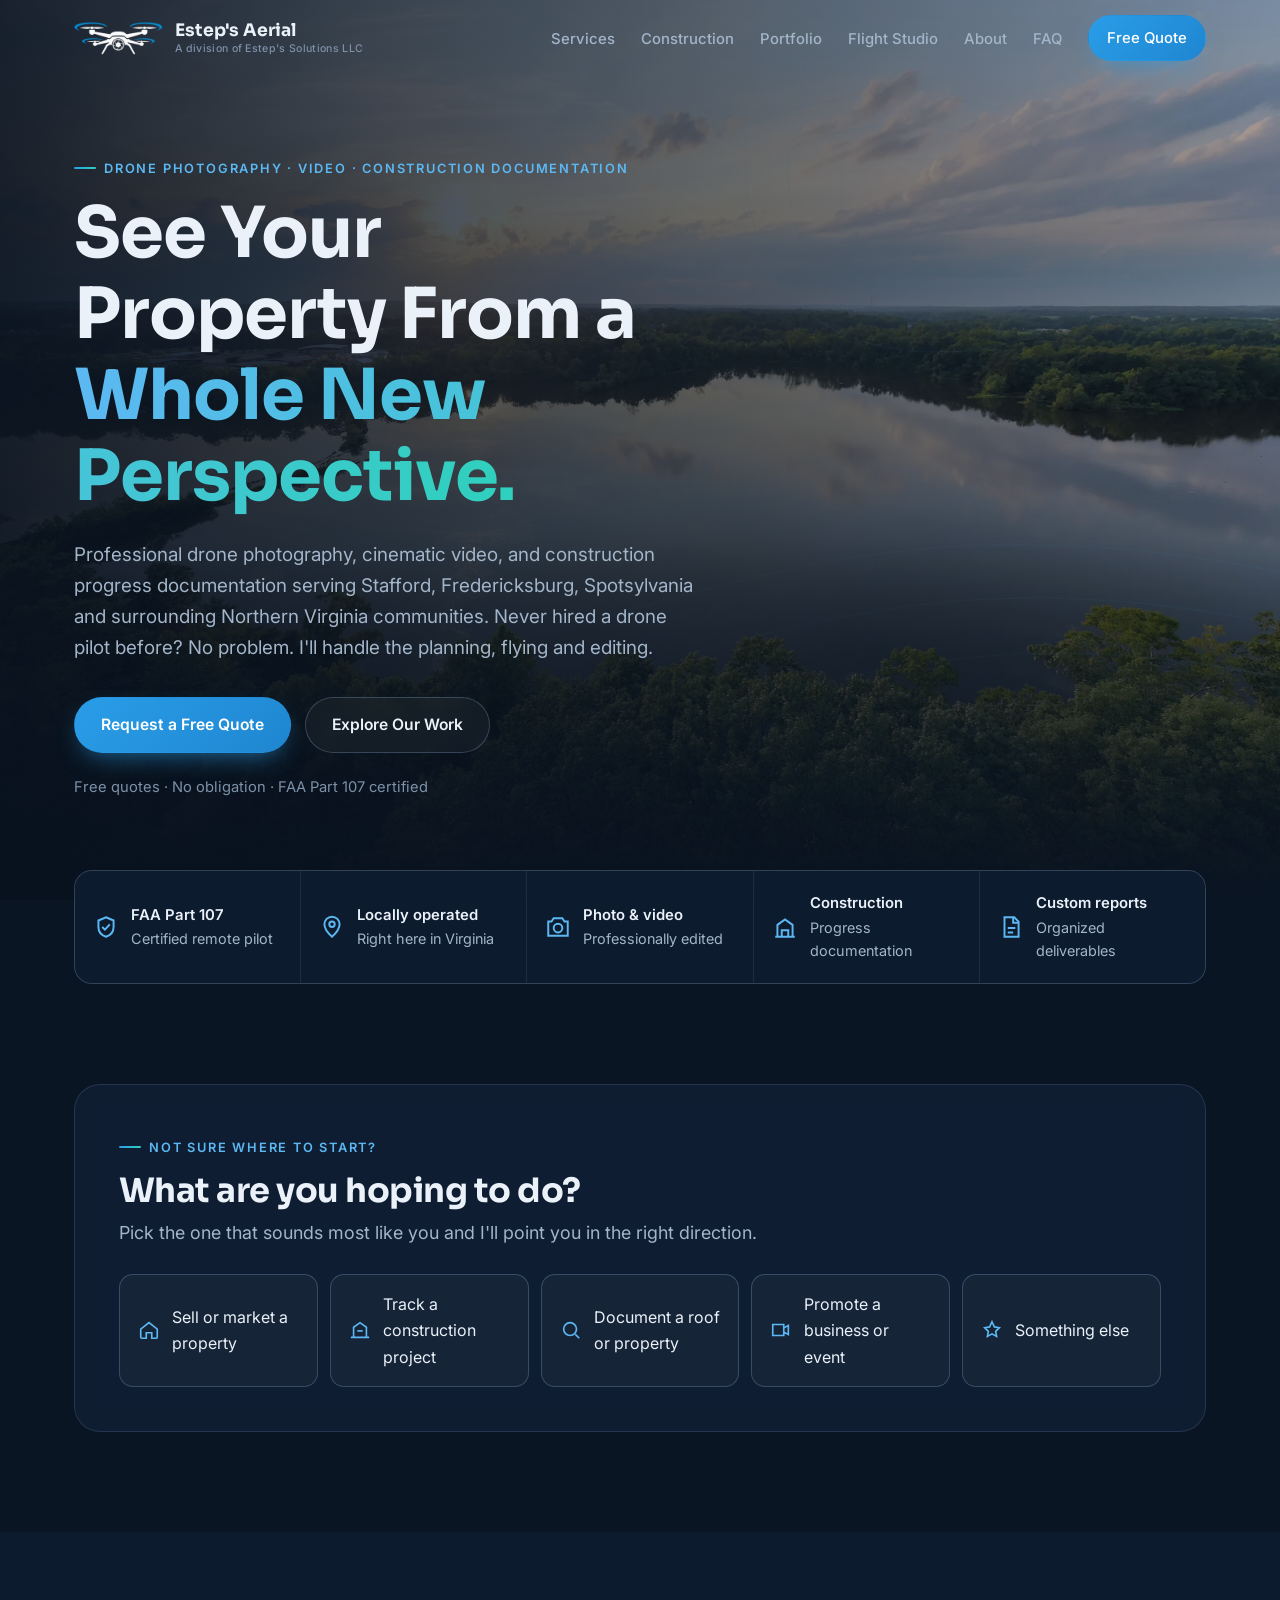
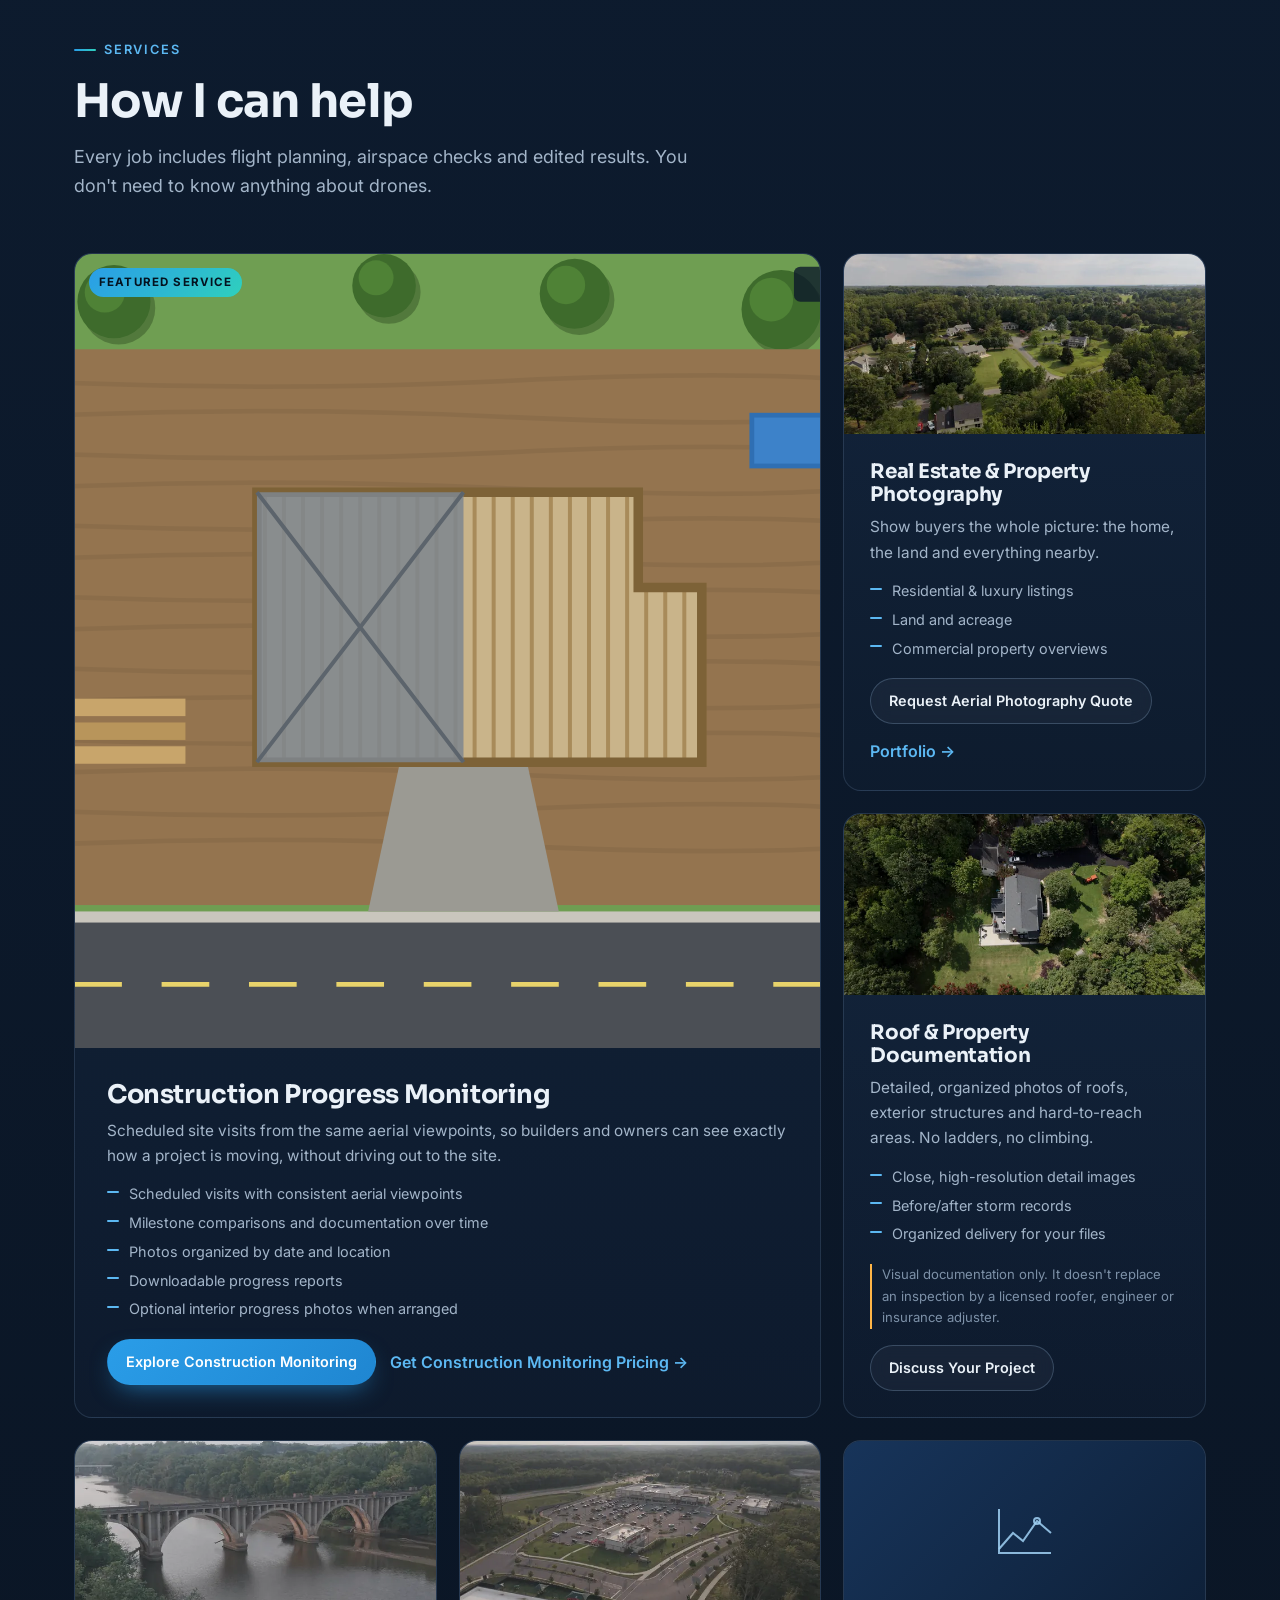
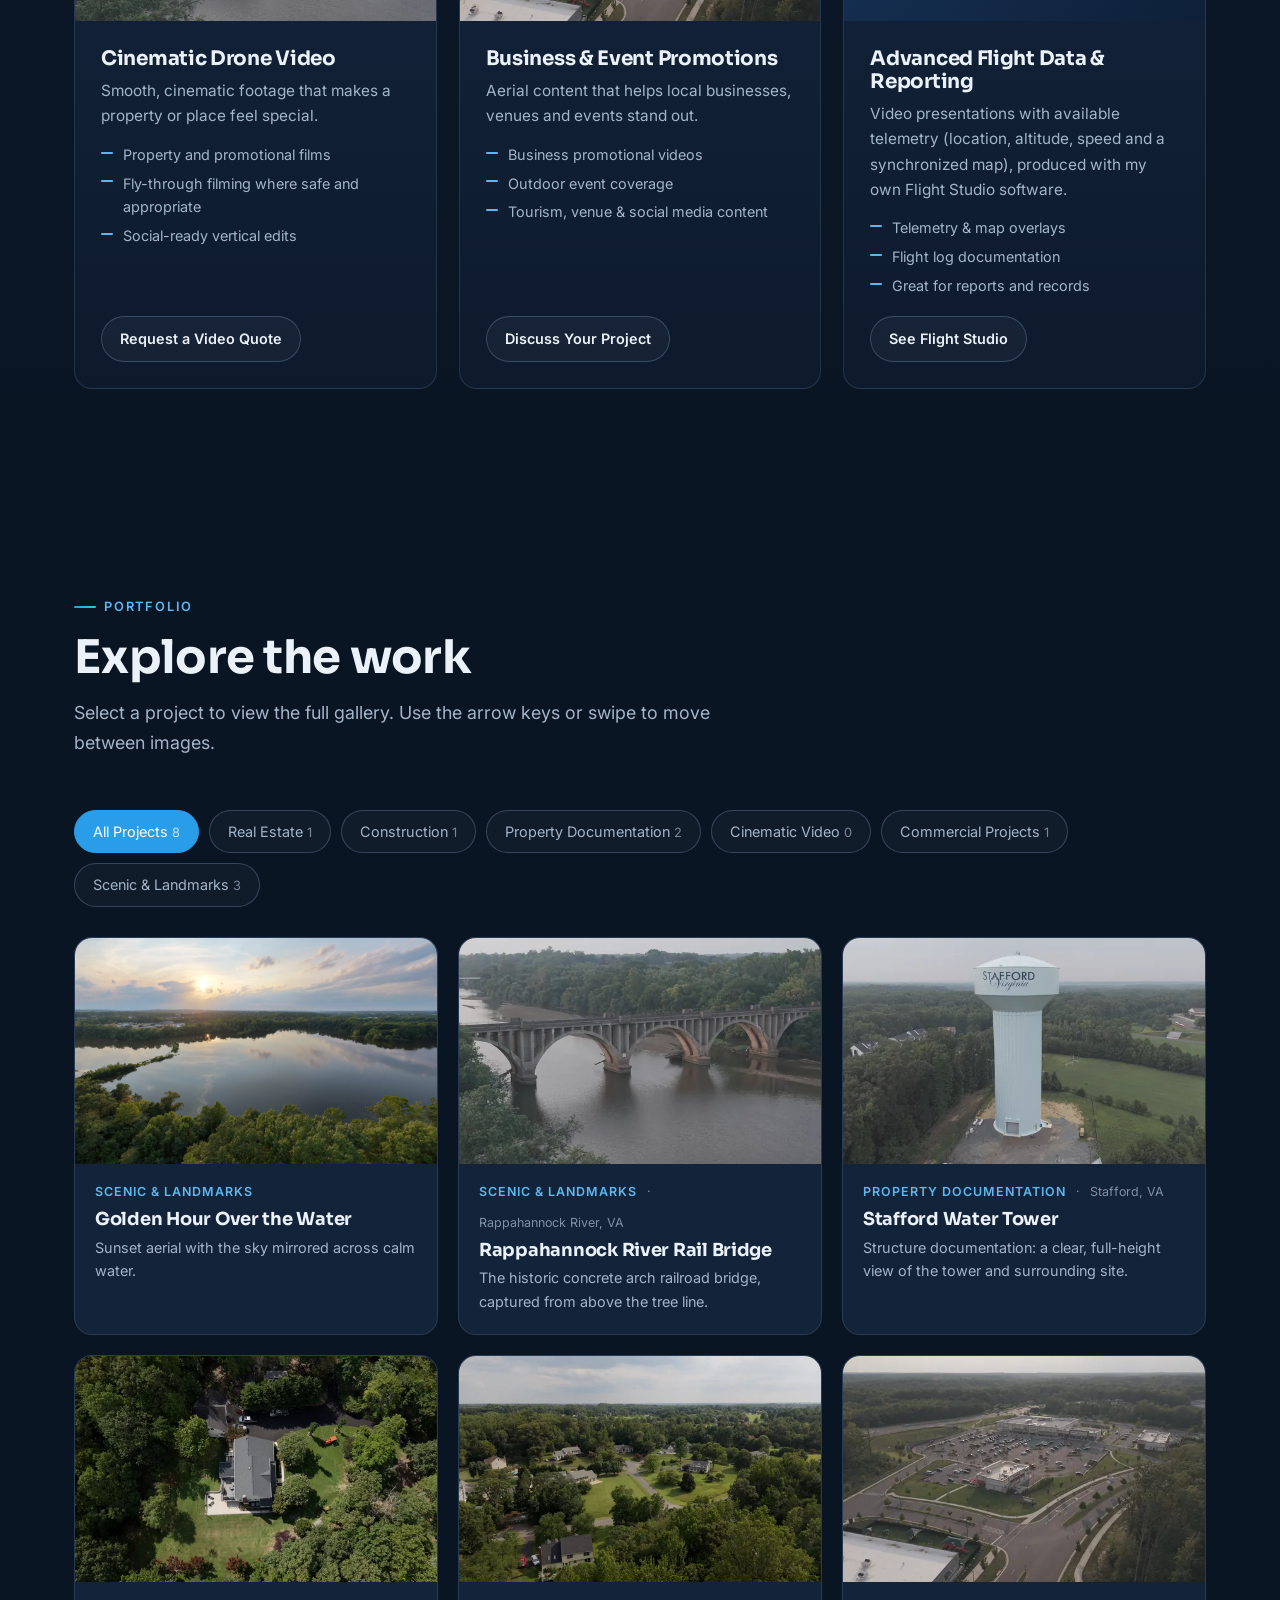
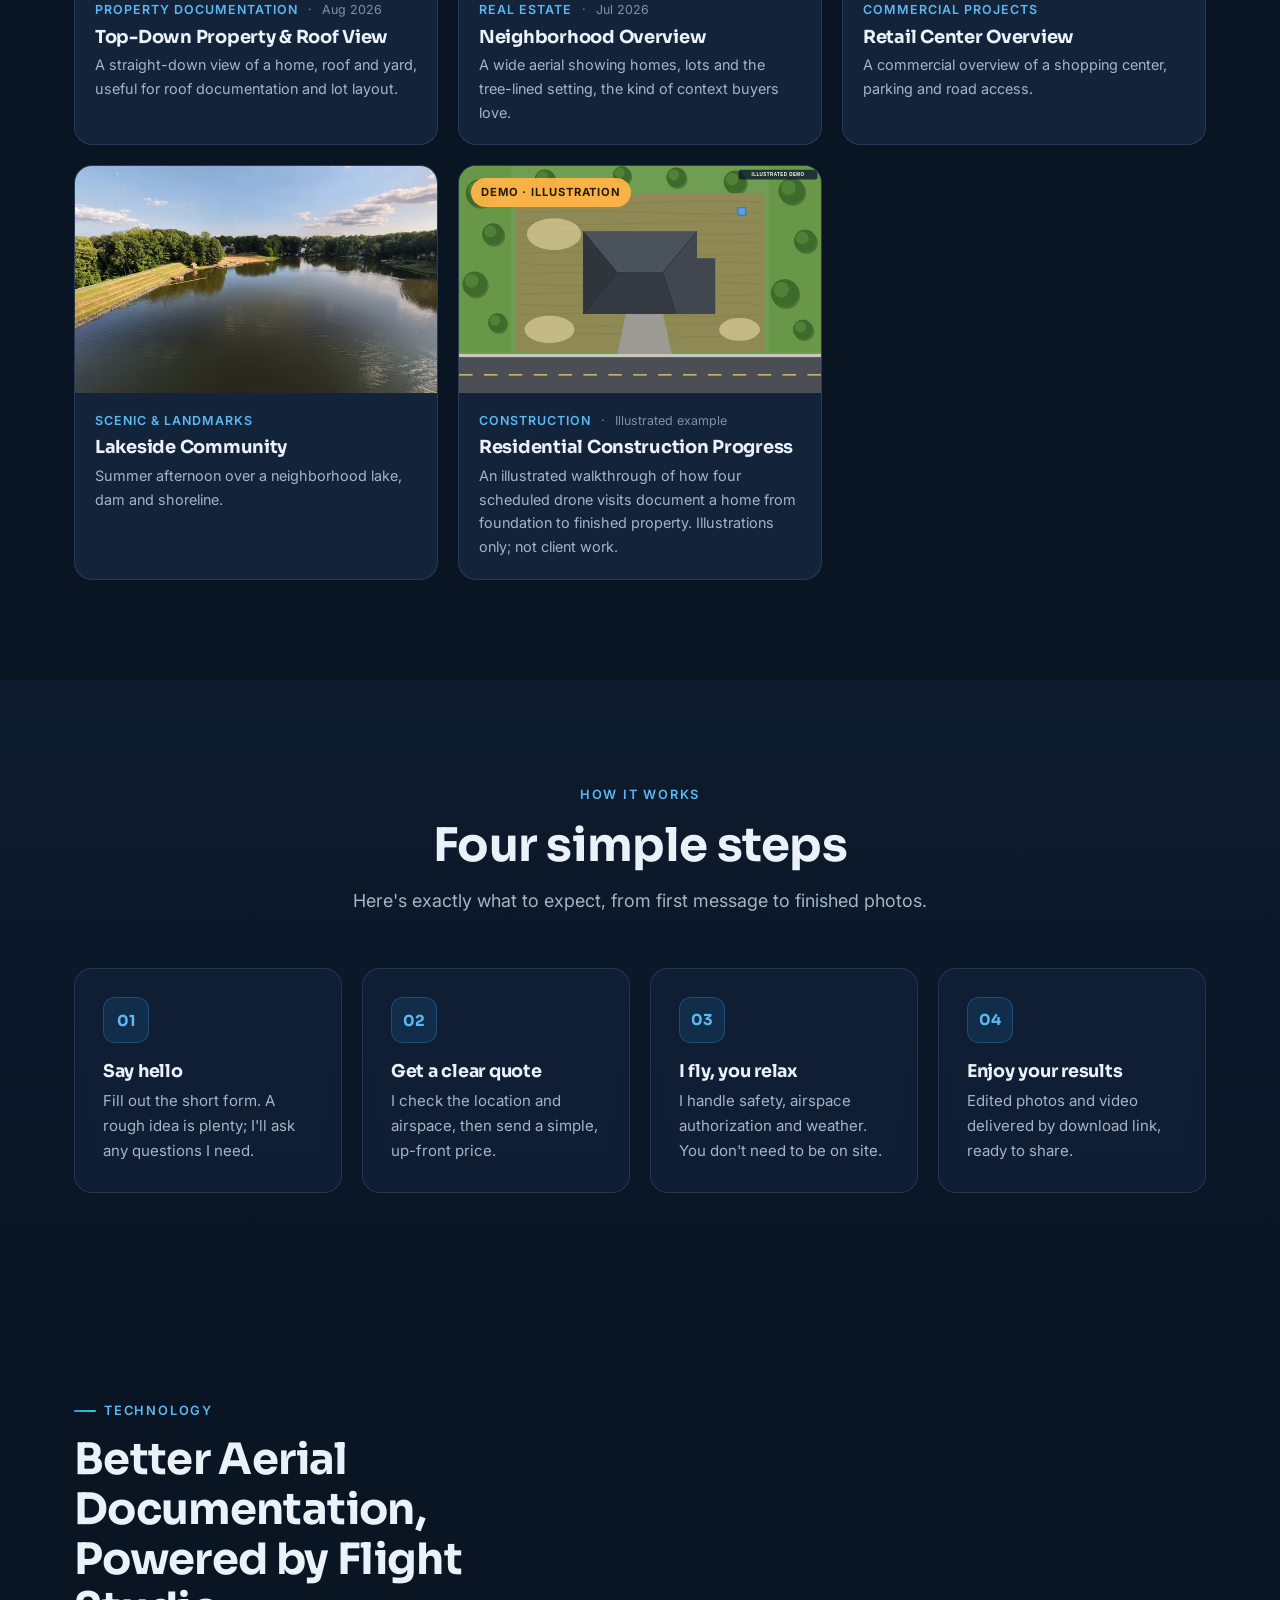
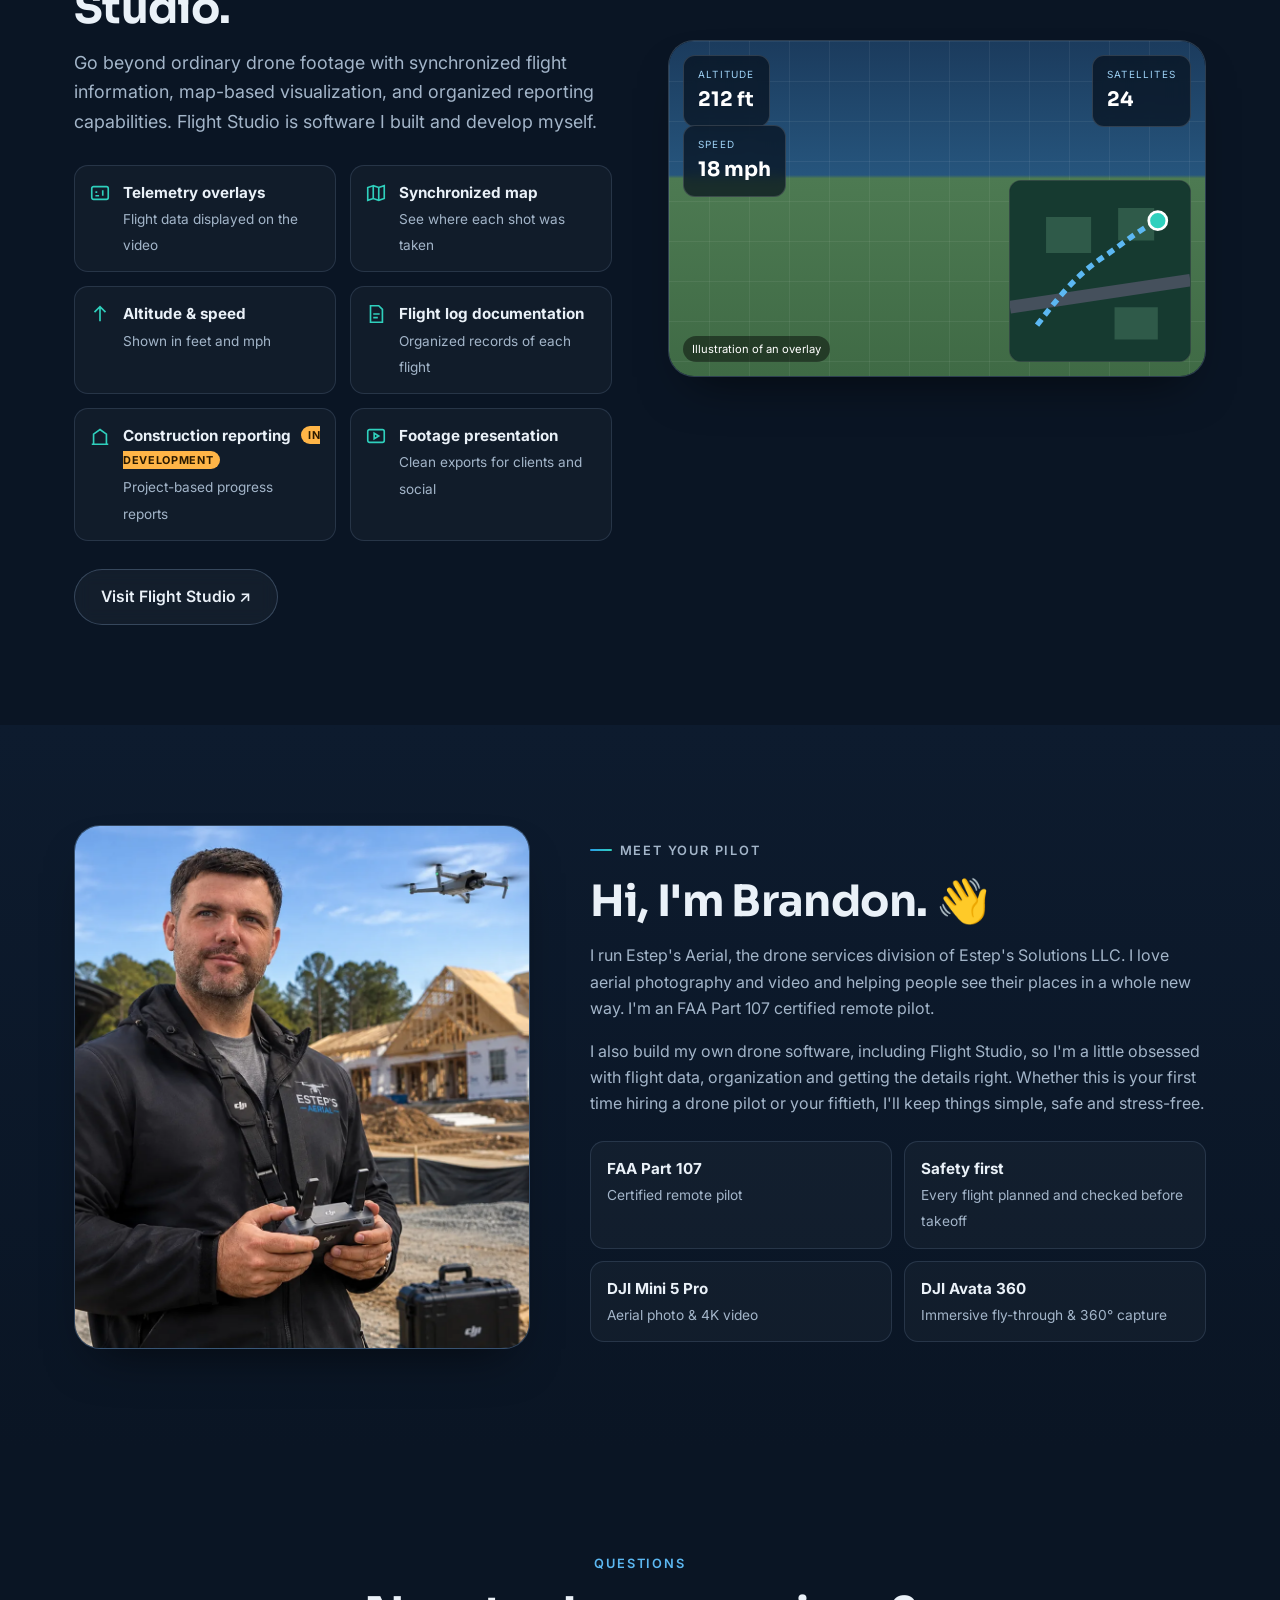
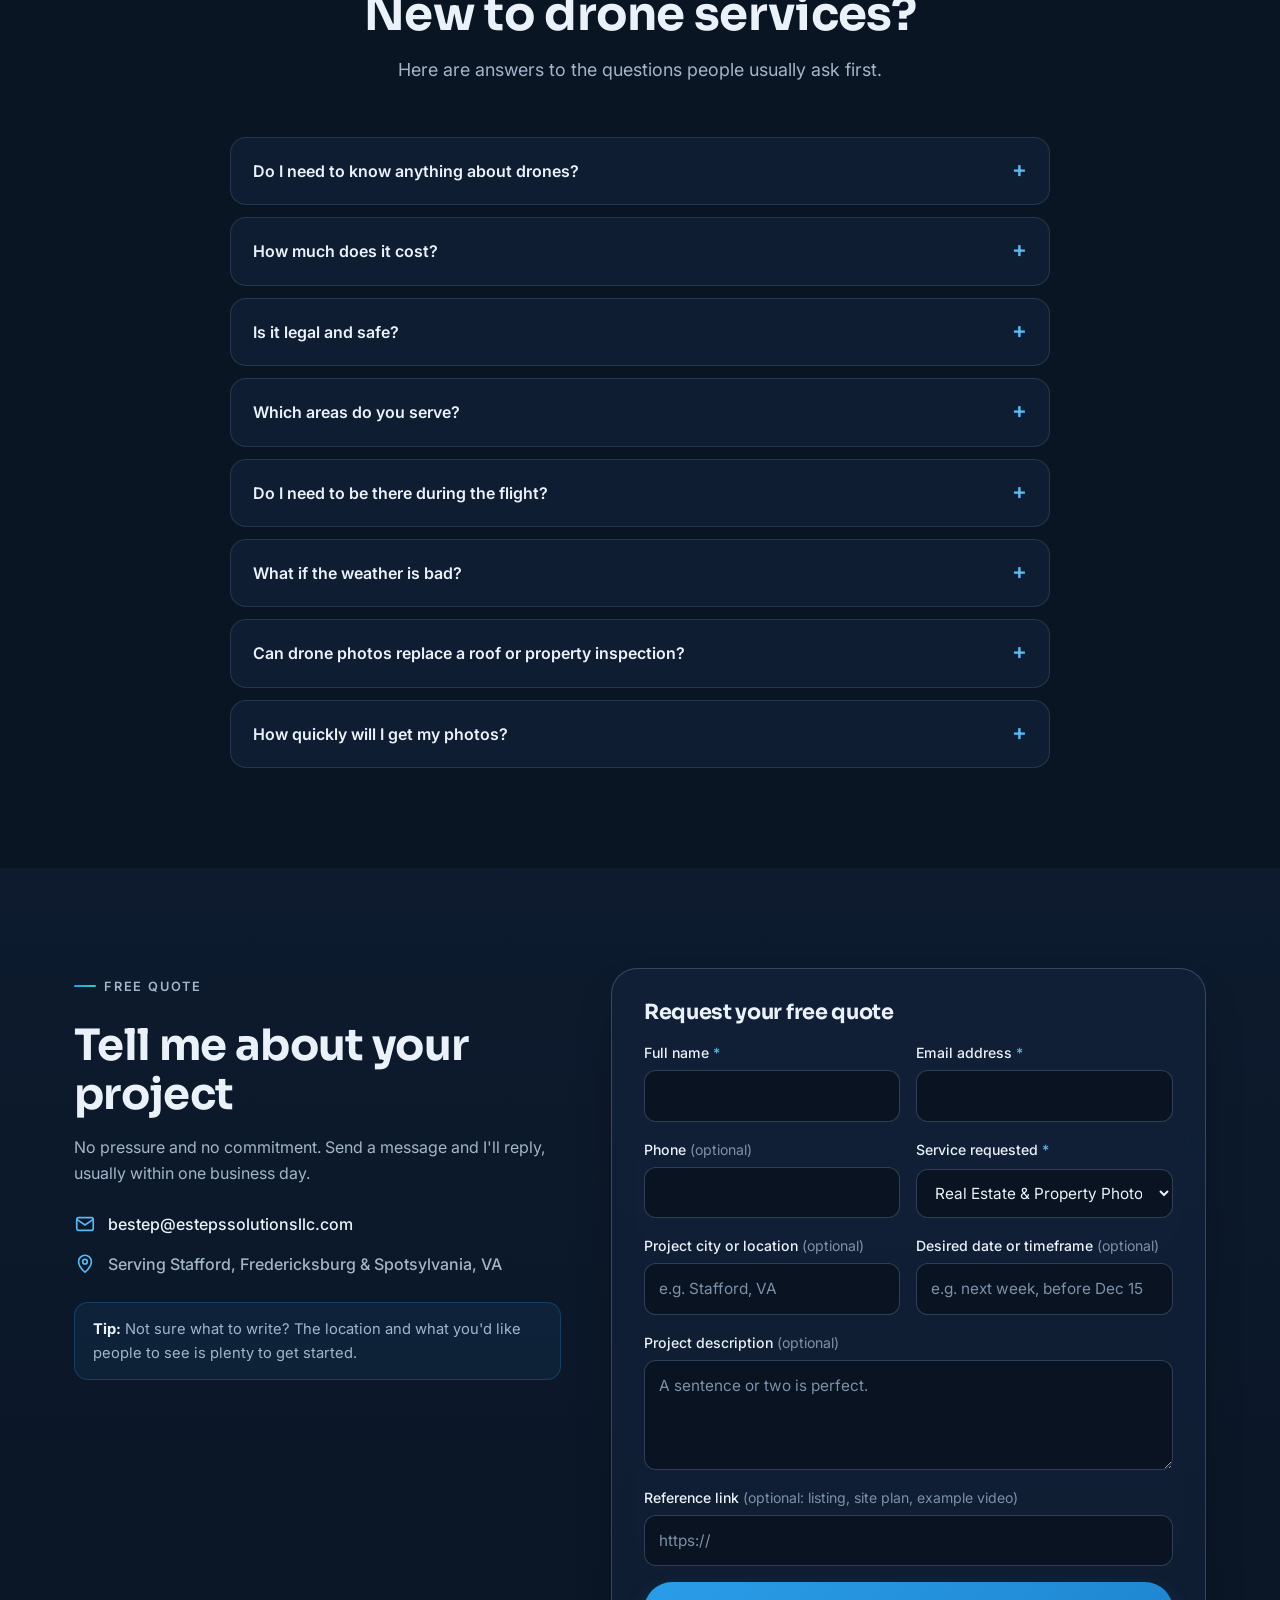
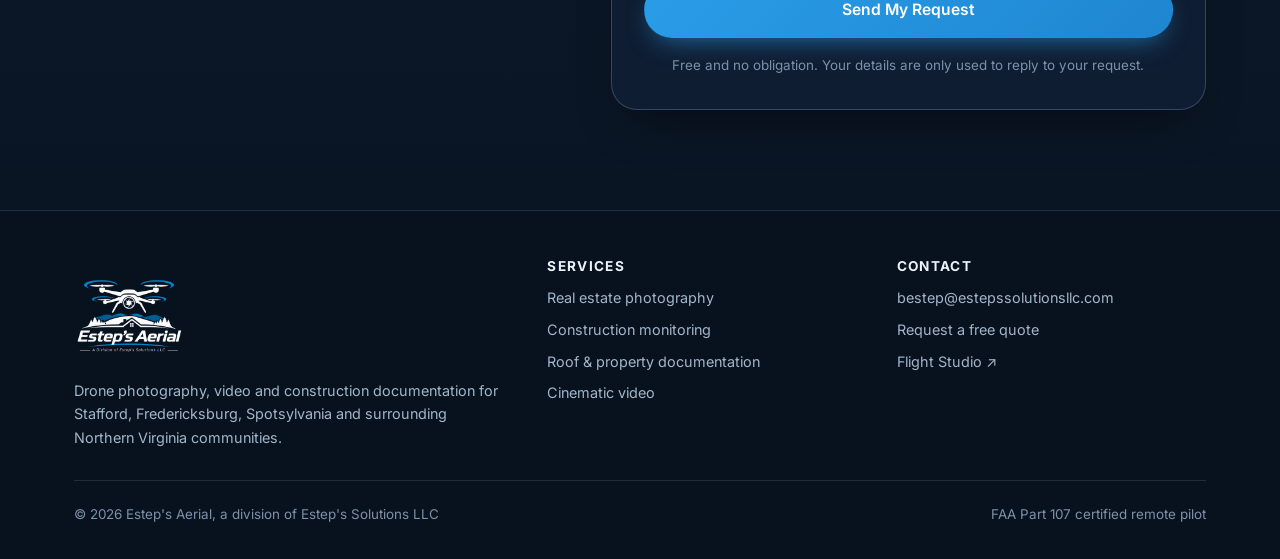
<file: index.html>
<!DOCTYPE html>
<html lang="en" class="no-js">
<head>
<meta charset="utf-8">
<meta name="viewport" content="width=device-width, initial-scale=1">
<title>Estep's Aerial | Drone Photography &amp; Construction Monitoring in Stafford, VA</title>
<meta name="description" content="FAA Part 107 certified drone photography, cinematic video and construction progress monitoring for Stafford, Fredericksburg, Spotsylvania and surrounding Northern Virginia communities. Free quotes.">
<link rel="canonical" href="https://aerial.estepssolutionsllc.com/">
<meta name="theme-color" content="#0a1524">
<meta property="og:type" content="website">
<meta property="og:site_name" content="Estep's Aerial">
<meta property="og:title" content="Estep's Aerial | Drone Photography &amp; Construction Monitoring">
<meta property="og:description" content="Aerial photography, cinematic video and construction progress documentation in Stafford, Fredericksburg and Spotsylvania, VA.">
<meta property="og:url" content="https://aerial.estepssolutionsllc.com/">
<meta property="og:image" content="https://aerial.estepssolutionsllc.com/assets/img/og-image.jpg">
<meta property="og:image:width" content="1200">
<meta property="og:image:height" content="630">
<meta name="twitter:card" content="summary_large_image">
<link rel="icon" href="assets/img/favicon.png" type="image/png">
<link rel="apple-touch-icon" href="assets/img/apple-touch-icon.png">
<link rel="preconnect" href="https://fonts.googleapis.com">
<link rel="preconnect" href="https://fonts.gstatic.com" crossorigin>
<link href="https://fonts.googleapis.com/css2?family=Inter:wght@400;500;600;700&family=Sora:wght@600;700&display=swap" rel="stylesheet">
<link rel="preload" as="image" href="assets/projects/golden-hour-water/photo-01-1920.webp" type="image/webp" fetchpriority="high">
<link rel="stylesheet" href="assets/css/site.css">
<script type="application/ld+json">
{
  "@context": "https://schema.org",
  "@type": "ProfessionalService",
  "@id": "https://aerial.estepssolutionsllc.com/#business",
  "name": "Estep's Aerial",
  "description": "Drone photography, cinematic aerial video, roof and property documentation, and construction progress monitoring.",
  "url": "https://aerial.estepssolutionsllc.com/",
  "email": "bestep@estepssolutionsllc.com",
  "logo": "https://aerial.estepssolutionsllc.com/assets/img/logo.png",
  "image": "https://aerial.estepssolutionsllc.com/assets/img/og-image.jpg",
  "parentOrganization": { "@type": "Organization", "name": "Estep's Solutions LLC", "url": "https://estepssolutionsllc.com/" },
  "areaServed": [
    { "@type": "City", "name": "Stafford", "containedInPlace": { "@type": "State", "name": "Virginia" } },
    { "@type": "City", "name": "Fredericksburg", "containedInPlace": { "@type": "State", "name": "Virginia" } },
    { "@type": "AdministrativeArea", "name": "Spotsylvania County, Virginia" },
    { "@type": "AdministrativeArea", "name": "Northern Virginia" }
  ],
  "knowsAbout": ["Drone photography", "Aerial videography", "Real estate aerial photography", "Construction progress monitoring", "Roof documentation"],
  "hasOfferCatalog": {
    "@type": "OfferCatalog",
    "name": "Drone services",
    "itemListElement": [
      { "@type": "Offer", "itemOffered": { "@type": "Service", "name": "Real estate & property drone photography" } },
      { "@type": "Offer", "itemOffered": { "@type": "Service", "name": "Construction progress monitoring", "url": "https://aerial.estepssolutionsllc.com/construction-monitoring/" } },
      { "@type": "Offer", "itemOffered": { "@type": "Service", "name": "Roof & property documentation" } },
      { "@type": "Offer", "itemOffered": { "@type": "Service", "name": "Cinematic drone video" } },
      { "@type": "Offer", "itemOffered": { "@type": "Service", "name": "Business & event aerial promotion" } }
    ]
  }
}
</script>
</head>
<body data-base="">
<a class="skip" href="#main">Skip to content</a>

<header class="site-header">
  <nav class="wrap nav" aria-label="Main">
    <a href="./" class="brand" aria-label="Estep's Aerial home">
      <img src="assets/img/logo-mark-light.png" alt="" width="220" height="84">
      <span>Estep's Aerial<small>A division of Estep's Solutions LLC</small></span>
    </a>
    <button class="menu-btn" type="button" aria-label="Menu" aria-expanded="false" aria-controls="nav-links">&#9776;</button>
    <ul class="nav-links" id="nav-links">
      <li><a href="#services">Services</a></li>
      <li><a href="construction-monitoring/">Construction</a></li>
      <li><a href="#work">Portfolio</a></li>
      <li><a href="#flight-studio">Flight Studio</a></li>
      <li><a href="#about">About</a></li>
      <li><a href="#faq">FAQ</a></li>
      <li><a href="#quote" class="btn btn-primary btn-sm">Free Quote</a></li>
    </ul>
  </nav>
</header>

<main id="main">

<section class="hero" aria-labelledby="hero-title">
  <div class="hero-media" id="hero-media"></div>
  <svg class="hero-topo" viewBox="0 0 1200 800" preserveAspectRatio="xMidYMid slice" aria-hidden="true"><g fill="none" stroke="#5cb8f2" stroke-opacity=".25" stroke-width="1.2">
    <path d="M-20 620 C180 560 320 640 520 590 S880 470 1220 540"/><path d="M-20 660 C200 600 330 690 540 640 S900 520 1220 590"/><path d="M-20 700 C220 650 360 730 560 690 S920 570 1220 640"/>
    <path d="M700 120 C820 60 980 90 1040 170 S1000 330 880 330 S690 260 700 120Z"/><path d="M740 140 C840 95 960 120 1005 180 S970 300 880 300 S730 240 740 140Z"/><path d="M790 165 C860 135 930 150 960 190 S940 265 880 268 S780 225 790 165Z"/>
  </g></svg>
  <div class="hero-shade"></div>
  <div class="wrap hero-grid">
    <div>
      <p class="eyebrow">Drone photography · Video · Construction documentation</p>
      <h1 id="hero-title">See Your Property From a <em>Whole New Perspective.</em></h1>
      <p class="lead">Professional drone photography, cinematic video, and construction progress documentation serving <span data-config="serviceAreaLong">Stafford, Fredericksburg, Spotsylvania and surrounding Northern Virginia communities</span>. Never hired a drone pilot before? No problem. I'll handle the planning, flying and editing.</p>
      <div class="hero-ctas">
        <a href="#quote" class="btn btn-primary">Request a Free Quote</a>
        <a href="#work" class="btn btn-ghost">Explore Our Work</a>
      </div>
      <p class="hero-note">Free quotes · No obligation · FAA Part 107 certified</p>
    </div>
    <div class="hero-art" aria-hidden="true">
      <div class="halo"></div>
      <picture><source srcset="assets/img/logo-light.webp" type="image/webp"><img src="assets/img/logo-light.png" alt="" width="720" height="720" fetchpriority="high"></picture>
    </div>
  </div>
</section>

<section class="trust" aria-label="Why choose Estep's Aerial">
  <div class="wrap">
    <div class="trust-inner">
      <div class="trust-item"><svg viewBox="0 0 24 24" fill="none" stroke="currentColor" stroke-width="1.8" aria-hidden="true"><path d="M12 3l7 3v6c0 4.4-3 7.7-7 9-4-1.3-7-4.6-7-9V6z"/><path d="M8.5 12l2.5 2.5 4.5-5"/></svg><div><b>FAA Part 107</b>Certified remote pilot</div></div>
      <div class="trust-item"><svg viewBox="0 0 24 24" fill="none" stroke="currentColor" stroke-width="1.8" aria-hidden="true"><path d="M12 21s-7-6.2-7-11.5A7 7 0 0119 9.5C19 14.8 12 21 12 21z"/><circle cx="12" cy="9.5" r="2.5"/></svg><div><b>Locally operated</b>Right here in Virginia</div></div>
      <div class="trust-item"><svg viewBox="0 0 24 24" fill="none" stroke="currentColor" stroke-width="1.8" aria-hidden="true"><path d="M3 7h3l2-3h8l2 3h3v13H3z"/><circle cx="12" cy="13" r="4"/></svg><div><b>Photo &amp; video</b>Professionally edited</div></div>
      <div class="trust-item"><svg viewBox="0 0 24 24" fill="none" stroke="currentColor" stroke-width="1.8" aria-hidden="true"><path d="M3 21h18M5 21V10l7-5 7 5v11"/><path d="M9 21v-6h6v6"/></svg><div><b>Construction</b>Progress documentation</div></div>
      <div class="trust-item"><svg viewBox="0 0 24 24" fill="none" stroke="currentColor" stroke-width="1.8" aria-hidden="true"><path d="M6 3h9l4 4v14H6z"/><path d="M14 3v5h5M9 13h7M9 17h5"/></svg><div><b>Custom reports</b>Organized deliverables</div></div>
    </div>
  </div>
</section>

<section id="start" aria-labelledby="start-title">
  <div class="wrap">
    <div class="helper-box reveal">
      <p class="eyebrow">Not sure where to start?</p>
      <h2 id="start-title">What are you hoping to do?</h2>
      <p class="lead">Pick the one that sounds most like you and I'll point you in the right direction.</p>
      <div class="choices">
        <button class="choice" type="button" data-k="sell" aria-pressed="false"><svg viewBox="0 0 24 24" fill="none" stroke="currentColor" stroke-width="1.8" aria-hidden="true"><path d="M3 11l9-7 9 7v9a1 1 0 01-1 1h-5v-6H9v6H4a1 1 0 01-1-1z"/></svg>Sell or market a property</button>
        <button class="choice" type="button" data-k="build" aria-pressed="false"><svg viewBox="0 0 24 24" fill="none" stroke="currentColor" stroke-width="1.8" aria-hidden="true"><path d="M2 20h20M5 20V9l7-5 7 5v11"/><path d="M9 13h6"/></svg>Track a construction project</button>
        <button class="choice" type="button" data-k="roof" aria-pressed="false"><svg viewBox="0 0 24 24" fill="none" stroke="currentColor" stroke-width="1.8" aria-hidden="true"><circle cx="11" cy="11" r="7"/><path d="M21 21l-4.3-4.3"/></svg>Document a roof or property</button>
        <button class="choice" type="button" data-k="promo" aria-pressed="false"><svg viewBox="0 0 24 24" fill="none" stroke="currentColor" stroke-width="1.8" aria-hidden="true"><path d="M15 10l5-3v10l-5-3M3 6h12v12H3z"/></svg>Promote a business or event</button>
        <button class="choice" type="button" data-k="other" aria-pressed="false"><svg viewBox="0 0 24 24" fill="none" stroke="currentColor" stroke-width="1.8" aria-hidden="true"><path d="M12 3l2.6 5.6L20 9.5l-4 4 1 5.5-5-2.8-5 2.8 1-5.5-4-4 5.4-.9z"/></svg>Something else</button>
      </div>
      <div class="answer" id="answer" hidden aria-live="polite">
        <h3></h3><p></p>
        <div class="row-btns">
          <a href="#quote" class="btn btn-primary btn-sm" data-answer-quote data-service="other">Get a quote for this</a>
          <a href="construction-monitoring/" class="btn btn-ghost btn-sm" data-answer-more hidden>Explore Construction Monitoring</a>
        </div>
      </div>
    </div>
  </div>
</section>

<section id="services" class="alt" aria-labelledby="services-title">
  <div class="wrap">
    <div class="section-head reveal">
      <p class="eyebrow">Services</p>
      <h2 id="services-title">How I can help</h2>
      <p class="lead">Every job includes flight planning, airspace checks and edited results. You don't need to know anything about drones.</p>
    </div>
    <div class="svc-grid">

      <article class="svc featured reveal">
        <div class="svc-visual">
          <img src="assets/projects/construction-demo/visit-2.svg" alt="Illustration of a home being framed, seen from above" loading="lazy" width="1600" height="1000">
          <span class="tag feat">Featured service</span>
        </div>
        <div class="svc-body">
          <h3>Construction Progress Monitoring</h3>
          <p>Scheduled site visits from the same aerial viewpoints, so builders and owners can see exactly how a project is moving, without driving out to the site.</p>
          <ul>
            <li>Scheduled visits with consistent aerial viewpoints</li>
            <li>Milestone comparisons and documentation over time</li>
            <li>Photos organized by date and location</li>
            <li>Downloadable progress reports</li>
            <li>Optional interior progress photos when arranged</li>
          </ul>
          <div class="svc-actions">
            <a href="construction-monitoring/" class="btn btn-primary btn-sm">Explore Construction Monitoring</a>
            <a href="#quote" class="link-arrow" data-service="construction">Get Construction Monitoring Pricing &rarr;</a>
          </div>
        </div>
      </article>

      <article class="svc reveal">
        <div class="svc-visual"><img src="assets/projects/neighborhood-overview/photo-01-1280.webp" srcset="assets/projects/neighborhood-overview/photo-01-640.webp 640w, assets/projects/neighborhood-overview/photo-01-1280.webp 1280w" sizes="(max-width: 700px) 100vw, 33vw" alt="Aerial of a wooded residential neighborhood" loading="lazy" decoding="async" width="1280" height="720"></div>
        <div class="svc-body">
          <h3>Real Estate &amp; Property Photography</h3>
          <p>Show buyers the whole picture: the home, the land and everything nearby.</p>
          <ul><li>Residential &amp; luxury listings</li><li>Land and acreage</li><li>Commercial property overviews</li></ul>
          <div class="svc-actions"><a href="#quote" class="btn btn-ghost btn-sm" data-service="real-estate">Request Aerial Photography Quote</a><a href="#work" class="link-arrow">Portfolio &rarr;</a></div>
        </div>
      </article>

      <article class="svc reveal">
        <div class="svc-visual"><img src="assets/projects/top-down-property/photo-01-1280.webp" srcset="assets/projects/top-down-property/photo-01-640.webp 640w, assets/projects/top-down-property/photo-01-1280.webp 1280w" sizes="(max-width: 700px) 100vw, 33vw" alt="Top-down aerial of a home and roof" loading="lazy" decoding="async" width="1280" height="720"></div>
        <div class="svc-body">
          <h3>Roof &amp; Property Documentation</h3>
          <p>Detailed, organized photos of roofs, exterior structures and hard-to-reach areas. No ladders, no climbing.</p>
          <ul><li>Close, high-resolution detail images</li><li>Before/after storm records</li><li>Organized delivery for your files</li></ul>
          <p class="note">Visual documentation only. It doesn't replace an inspection by a licensed roofer, engineer or insurance adjuster.</p>
          <div class="svc-actions"><a href="#quote" class="btn btn-ghost btn-sm" data-service="documentation">Discuss Your Project</a></div>
        </div>
      </article>

      <article class="svc reveal">
        <div class="svc-visual"><img src="assets/projects/rappahannock-rail-bridge/photo-01-1280.webp" srcset="assets/projects/rappahannock-rail-bridge/photo-01-640.webp 640w, assets/projects/rappahannock-rail-bridge/photo-01-1280.webp 1280w" sizes="(max-width: 700px) 100vw, 33vw" alt="Aerial of an arch bridge over the Rappahannock River" loading="lazy" decoding="async" width="1280" height="720"></div>
        <div class="svc-body">
          <h3>Cinematic Drone Video</h3>
          <p>Smooth, cinematic footage that makes a property or place feel special.</p>
          <ul><li>Property and promotional films</li><li>Fly-through filming where safe and appropriate</li><li>Social-ready vertical edits</li></ul>
          <div class="svc-actions"><a href="#quote" class="btn btn-ghost btn-sm" data-service="video">Request a Video Quote</a></div>
        </div>
      </article>

      <article class="svc reveal">
        <div class="svc-visual"><img src="assets/projects/retail-center-overview/photo-01-1280.webp" srcset="assets/projects/retail-center-overview/photo-01-640.webp 640w, assets/projects/retail-center-overview/photo-01-1280.webp 1280w" sizes="(max-width: 700px) 100vw, 33vw" alt="Aerial overview of a retail center" loading="lazy" decoding="async" width="1280" height="720"></div>
        <div class="svc-body">
          <h3>Business &amp; Event Promotions</h3>
          <p>Aerial content that helps local businesses, venues and events stand out.</p>
          <ul><li>Business promotional videos</li><li>Outdoor event coverage</li><li>Tourism, venue &amp; social media content</li></ul>
          <div class="svc-actions"><a href="#quote" class="btn btn-ghost btn-sm" data-service="business">Discuss Your Project</a></div>
        </div>
      </article>

      <article class="svc reveal">
        <div class="svc-visual"><div class="glyph"><svg viewBox="0 0 64 64" fill="none" stroke="currentColor" stroke-width="2" aria-hidden="true"><path d="M6 50l14-16 10 8 14-20 14 12"/><circle cx="44" cy="22" r="3"/><path d="M6 10v44h52"/></svg></div></div>
        <div class="svc-body">
          <h3>Advanced Flight Data &amp; Reporting</h3>
          <p>Video presentations with available telemetry (location, altitude, speed and a synchronized map), produced with my own Flight Studio software.</p>
          <ul><li>Telemetry &amp; map overlays</li><li>Flight log documentation</li><li>Great for reports and records</li></ul>
          <div class="svc-actions"><a href="#flight-studio" class="btn btn-ghost btn-sm">See Flight Studio</a></div>
        </div>
      </article>

    </div>
  </div>
</section>

<section id="work" aria-labelledby="work-title">
  <div class="wrap">
    <div class="section-head reveal">
      <p class="eyebrow">Portfolio</p>
      <h2 id="work-title">Explore the work</h2>
      <p class="lead">Select a project to view the full gallery. Use the arrow keys or swipe to move between images.</p>
    </div>
    <div class="filters" id="filters" role="group" aria-label="Filter projects"></div>
    <div class="gallery" id="gallery" aria-live="polite"></div>
  </div>
</section>

<section id="how" class="alt" aria-labelledby="how-title">
  <div class="wrap">
    <div class="section-head center reveal">
      <p class="eyebrow">How it works</p>
      <h2 id="how-title">Four simple steps</h2>
      <p class="lead">Here's exactly what to expect, from first message to finished photos.</p>
    </div>
    <div class="steps">
      <div class="step reveal"><h3>Say hello</h3><p>Fill out the short form. A rough idea is plenty; I'll ask any questions I need.</p></div>
      <div class="step reveal"><h3>Get a clear quote</h3><p>I check the location and airspace, then send a simple, up-front price.</p></div>
      <div class="step reveal"><h3>I fly, you relax</h3><p>I handle safety, airspace authorization and weather. You don't need to be on site.</p></div>
      <div class="step reveal"><h3>Enjoy your results</h3><p>Edited photos and video delivered by download link, ready to share.</p></div>
    </div>
  </div>
</section>

<section id="flight-studio" aria-labelledby="fs-title">
  <div class="wrap fs">
    <div class="reveal">
      <p class="eyebrow">Technology</p>
      <h2 id="fs-title" style="font-size:clamp(2rem,4vw,2.7rem);margin-bottom:14px">Better Aerial Documentation, Powered by Flight Studio.</h2>
      <p class="lead">Go beyond ordinary drone footage with synchronized flight information, map-based visualization, and organized reporting capabilities. Flight Studio is software I built and develop myself.</p>
      <div class="fs-features">
        <div class="fs-feature"><svg viewBox="0 0 24 24" fill="none" stroke="currentColor" stroke-width="1.8" aria-hidden="true"><rect x="3" y="5" width="18" height="14" rx="2"/><path d="M7 15h4M7 11h2M15 9v6"/></svg><div><b>Telemetry overlays</b><span>Flight data displayed on the video</span></div></div>
        <div class="fs-feature"><svg viewBox="0 0 24 24" fill="none" stroke="currentColor" stroke-width="1.8" aria-hidden="true"><path d="M9 4L3 6v14l6-2 6 2 6-2V4l-6 2z"/><path d="M9 4v14M15 6v14"/></svg><div><b>Synchronized map</b><span>See where each shot was taken</span></div></div>
        <div class="fs-feature"><svg viewBox="0 0 24 24" fill="none" stroke="currentColor" stroke-width="1.8" aria-hidden="true"><path d="M12 20V4M6 10l6-6 6 6"/></svg><div><b>Altitude &amp; speed</b><span>Shown in feet and mph</span></div></div>
        <div class="fs-feature"><svg viewBox="0 0 24 24" fill="none" stroke="currentColor" stroke-width="1.8" aria-hidden="true"><path d="M6 3h9l4 4v14H6z"/><path d="M9 12h7M9 16h5"/></svg><div><b>Flight log documentation</b><span>Organized records of each flight</span></div></div>
        <div class="fs-feature"><svg viewBox="0 0 24 24" fill="none" stroke="currentColor" stroke-width="1.8" aria-hidden="true"><path d="M3 21h18M5 21V10l7-5 7 5v11"/></svg><div><b>Construction reporting <span class="soon">In development</span></b><span>Project-based progress reports</span></div></div>
        <div class="fs-feature"><svg viewBox="0 0 24 24" fill="none" stroke="currentColor" stroke-width="1.8" aria-hidden="true"><rect x="3" y="5" width="18" height="14" rx="2"/><path d="M10 9l5 3-5 3z"/></svg><div><b>Footage presentation</b><span>Clean exports for clients and social</span></div></div>
      </div>
      <a class="btn btn-ghost" data-fs-link href="https://flightstudio-us.com/" target="_blank" rel="noopener">Visit Flight Studio &#8599;</a>
    </div>
    <div class="fs-visual reveal" id="fs-visual">
      <div class="hud" role="img" aria-label="Illustration of a telemetry overlay showing altitude, speed and a mini map">
        <div class="hud-grid"></div>
        <div class="hud-panel" style="left:14px;top:14px"><small>Altitude</small><b>212 ft</b></div>
        <div class="hud-panel" style="left:14px;top:84px"><small>Speed</small><b>18 mph</b></div>
        <div class="hud-panel" style="right:14px;top:14px"><small>Satellites</small><b>24</b></div>
        <div class="hud-panel hud-map"><svg viewBox="0 0 100 100" aria-hidden="true"><rect width="100" height="100" fill="#163a30"/><path d="M0 70 L100 55" stroke="#45505c" stroke-width="7"/><path d="M20 20 h25 v20 h-25z M60 15 h20 v18 h-20z M58 70 h24 v18 h-24z" fill="#2f5a49"/><path d="M15 80 C30 60 40 50 52 42 S70 28 82 22" stroke="#5cb8f2" stroke-width="3" fill="none" stroke-dasharray="4 3"/><circle cx="82" cy="22" r="5" fill="#2fd0bd" stroke="#fff" stroke-width="1.5"/></svg></div>
        <span class="hud-label">Illustration of an overlay</span>
      </div>
    </div>
  </div>
</section>

<section id="about" class="alt" aria-labelledby="about-title">
  <div class="wrap about-grid">
    <div class="portrait reveal" id="portrait">
      <img class="logo-fill" src="assets/img/logo-light.webp" alt="Estep's Aerial logo" loading="lazy" width="720" height="720">
    </div>
    <div class="reveal">
      <p class="eyebrow">Meet your pilot</p>
      <h2 id="about-title">Hi, I'm Brandon. &#128075;</h2>
      <p>I run Estep's Aerial, the drone services division of Estep's Solutions LLC. I love aerial photography and video and helping people see their places in a whole new way. I'm an FAA Part 107 certified remote pilot.</p>
      <p>I also build my own drone software, including Flight Studio, so I'm a little obsessed with flight data, organization and getting the details right. Whether this is your first time hiring a drone pilot or your fiftieth, I'll keep things simple, safe and stress-free.</p>
      <div class="creds">
        <div class="cred"><b>FAA Part 107</b><span>Certified remote pilot</span></div>
        <div class="cred"><b>Safety first</b><span>Every flight planned and checked before takeoff</span></div>
        <div class="cred"><b>DJI Mini 5 Pro</b><span>Aerial photo &amp; 4K video</span></div>
        <div class="cred"><b>DJI Avata 360</b><span>Immersive fly-through &amp; 360° capture</span></div>
      </div>
    </div>
  </div>
</section>

<section id="faq" aria-labelledby="faq-title">
  <div class="wrap">
    <div class="section-head center reveal">
      <p class="eyebrow">Questions</p>
      <h2 id="faq-title">New to drone services?</h2>
      <p class="lead">Here are answers to the questions people usually ask first.</p>
    </div>
    <div class="faq-list reveal">
      <details><summary>Do I need to know anything about drones?</summary><p>Not at all. Just tell me what you want to show and how you plan to use it. I'll recommend the right shots and take care of everything else.</p></details>
      <details><summary>How much does it cost?</summary><p>It depends on the location and what you need, but quotes are always free and up-front. Send a quick message and you'll get a clear price before anything is booked.</p></details>
      <details><summary>Is it legal and safe?</summary><p>Yes. I'm an FAA Part 107 certified remote pilot. I check airspace and weather before every job and request any authorization the location requires.</p></details>
      <details><summary>Which areas do you serve?</summary><p>Stafford, Fredericksburg, Spotsylvania and the surrounding Northern Virginia communities. If you're a bit farther out, just ask.</p></details>
      <details><summary>Do I need to be there during the flight?</summary><p>Nope, though you're welcome to watch! I just need access to the area and a heads-up about anything I should know.</p></details>
      <details><summary>What if the weather is bad?</summary><p>Safety comes first, so if it's too windy or rainy I'll reschedule at no extra cost.</p></details>
      <details><summary>Can drone photos replace a roof or property inspection?</summary><p>No. Aerial photos are great visual documentation, but they don't replace an inspection by a licensed roofer, engineer or insurance adjuster. Many people share the photos with those professionals.</p></details>
      <details><summary>How quickly will I get my photos?</summary><p>Usually within a few days. If you're on a deadline, let me know and I'll do my best to make it work.</p></details>
    </div>
  </div>
</section>

<section id="quote" class="alt" aria-labelledby="quote-title">
  <div class="wrap contact-grid">
    <div class="contact-info reveal">
      <p class="eyebrow">Free quote</p>
      <h2 id="quote-title">Tell me about your project</h2>
      <p>No pressure and no commitment. Send a message and I'll reply, usually within one business day.</p>
      <a class="contact-line" data-email href="mailto:bestep@estepssolutionsllc.com"><svg viewBox="0 0 24 24" fill="none" stroke="currentColor" stroke-width="1.8" aria-hidden="true"><rect x="3" y="5" width="18" height="14" rx="2"/><path d="M3 7l9 6 9-6"/></svg><span class="email-text">bestep@estepssolutionsllc.com</span></a>
      <p class="contact-line"><svg viewBox="0 0 24 24" fill="none" stroke="currentColor" stroke-width="1.8" aria-hidden="true"><path d="M12 21s-7-6.2-7-11.5A7 7 0 0119 9.5C19 14.8 12 21 12 21z"/><circle cx="12" cy="9.5" r="2.5"/></svg><span>Serving <span data-config="serviceAreaShort">Stafford, Fredericksburg &amp; Spotsylvania, VA</span></span></p>
      <div class="tip"><b>Tip:</b> Not sure what to write? The location and what you'd like people to see is plenty to get started.</div>
    </div>

    <form class="form reveal" data-quote-form novalidate aria-labelledby="form-title">
      <h3 id="form-title">Request your free quote</h3>
      <div class="row">
        <div class="field"><label for="q-name">Full name <span class="req" aria-hidden="true">*</span></label><input id="q-name" name="name" autocomplete="name" required data-label="name" aria-describedby="q-name-err"><p class="err" id="q-name-err"></p></div>
        <div class="field"><label for="q-email">Email address <span class="req" aria-hidden="true">*</span></label><input id="q-email" name="email" type="email" autocomplete="email" required data-label="email address" aria-describedby="q-email-err"><p class="err" id="q-email-err"></p></div>
      </div>
      <div class="row">
        <div class="field"><label for="q-phone">Phone <em>(optional)</em></label><input id="q-phone" name="phone" type="tel" autocomplete="tel" aria-describedby="q-phone-err"><p class="err" id="q-phone-err"></p></div>
        <div class="field"><label for="q-service">Service requested <span class="req" aria-hidden="true">*</span></label>
          <select id="q-service" name="service" required data-label="service">
            <option value="real-estate">Real Estate &amp; Property Photography</option>
            <option value="construction">Construction Progress Monitoring</option>
            <option value="documentation">Roof &amp; Property Documentation</option>
            <option value="video">Cinematic Drone Video</option>
            <option value="business">Business &amp; Event Promotion</option>
            <option value="flight-data">Flight Data &amp; Reporting</option>
            <option value="other">Not sure yet / Something else</option>
          </select><p class="err"></p></div>
      </div>
      <div class="row">
        <div class="field"><label for="q-loc">Project city or location <em>(optional)</em></label><input id="q-loc" name="location" placeholder="e.g. Stafford, VA"></div>
        <div class="field"><label for="q-when">Desired date or timeframe <em>(optional)</em></label><input id="q-when" name="timeframe" placeholder="e.g. next week, before Dec 15"></div>
      </div>
      <div class="field"><label for="q-desc">Project description <em>(optional)</em></label><textarea id="q-desc" name="description" placeholder="A sentence or two is perfect."></textarea></div>
      <div class="field"><label for="q-link">Reference link <em>(optional: listing, site plan, example video)</em></label><input id="q-link" name="reference_link" type="url" placeholder="https://" aria-describedby="q-link-err"><p class="err" id="q-link-err"></p></div>
      <div class="hp" aria-hidden="true"><label>Leave this empty<input class="hp-input" name="_gotcha" tabindex="-1" autocomplete="off"></label></div>
      <div class="form-status" role="status" tabindex="-1" hidden></div>
      <button class="btn btn-primary" type="submit">Send My Request</button>
      <p class="small">Free and no obligation. Your details are only used to reply to your request.</p>
    </form>
  </div>
</section>

</main>

<footer class="site-footer">
  <div class="wrap">
    <div class="foot-grid">
      <div class="foot-brand">
        <img src="assets/img/logo-light.webp" alt="Estep's Aerial, a division of Estep's Solutions LLC" width="720" height="720" loading="lazy">
        <p>Drone photography, video and construction documentation for <span data-config="serviceAreaLong">Stafford, Fredericksburg, Spotsylvania and surrounding Northern Virginia communities</span>.</p>
      </div>
      <div><h4>Services</h4><ul>
        <li><a href="#services">Real estate photography</a></li>
        <li><a href="construction-monitoring/">Construction monitoring</a></li>
        <li><a href="#services">Roof &amp; property documentation</a></li>
        <li><a href="#services">Cinematic video</a></li>
      </ul></div>
      <div><h4>Contact</h4><ul>
        <li><a data-email href="mailto:bestep@estepssolutionsllc.com"><span class="email-text">bestep@estepssolutionsllc.com</span></a></li>
        <li><a href="#quote">Request a free quote</a></li>
        <li><a href="https://flightstudio-us.com/" data-fs-link target="_blank" rel="noopener">Flight Studio &#8599;</a></li>
      </ul></div>
    </div>
    <div class="foot-bottom">
      <span>&copy; <span data-year>2026</span> Estep's Aerial, a division of Estep's Solutions LLC</span>
      <span>FAA Part 107 certified remote pilot</span>
    </div>
  </div>
</footer>

<script src="assets/js/config.js"></script>
<script src="assets/js/projects.js"></script>
<script src="assets/js/main.js"></script>
</body>
</html>
</file>
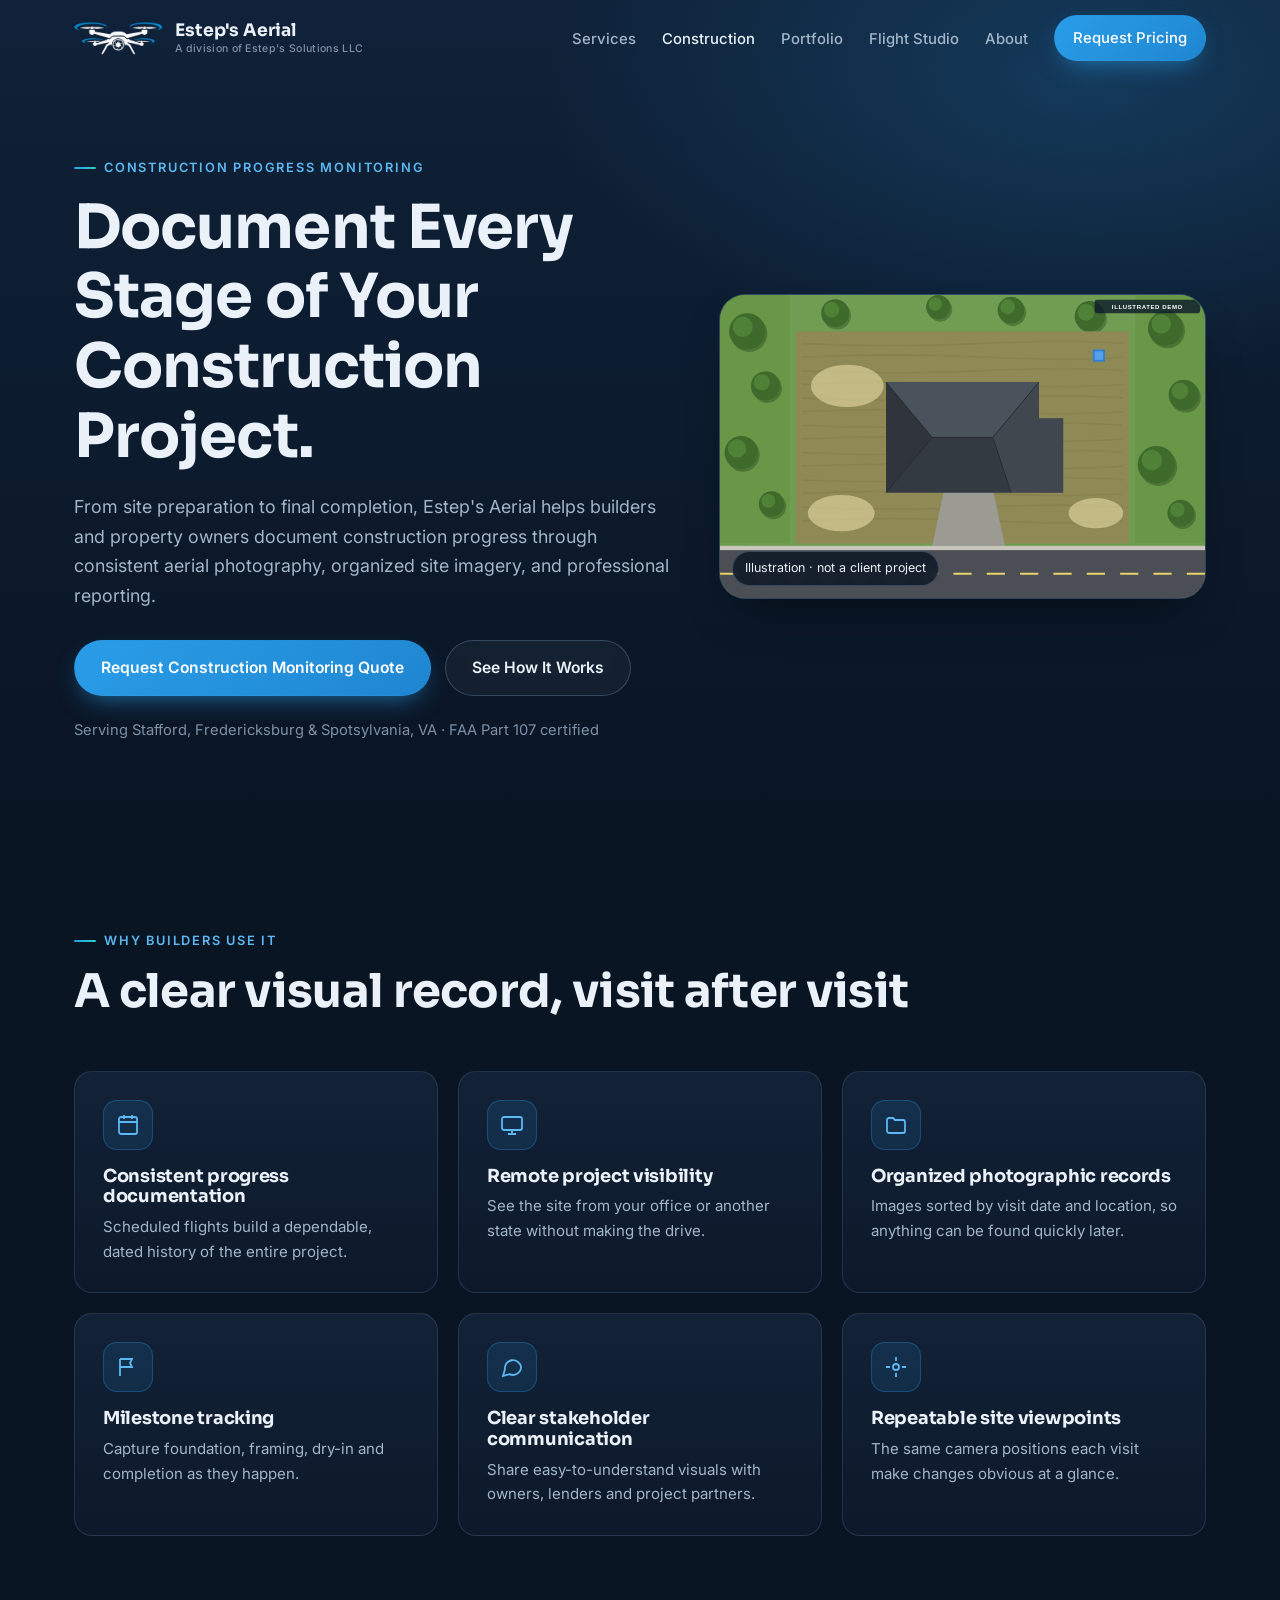
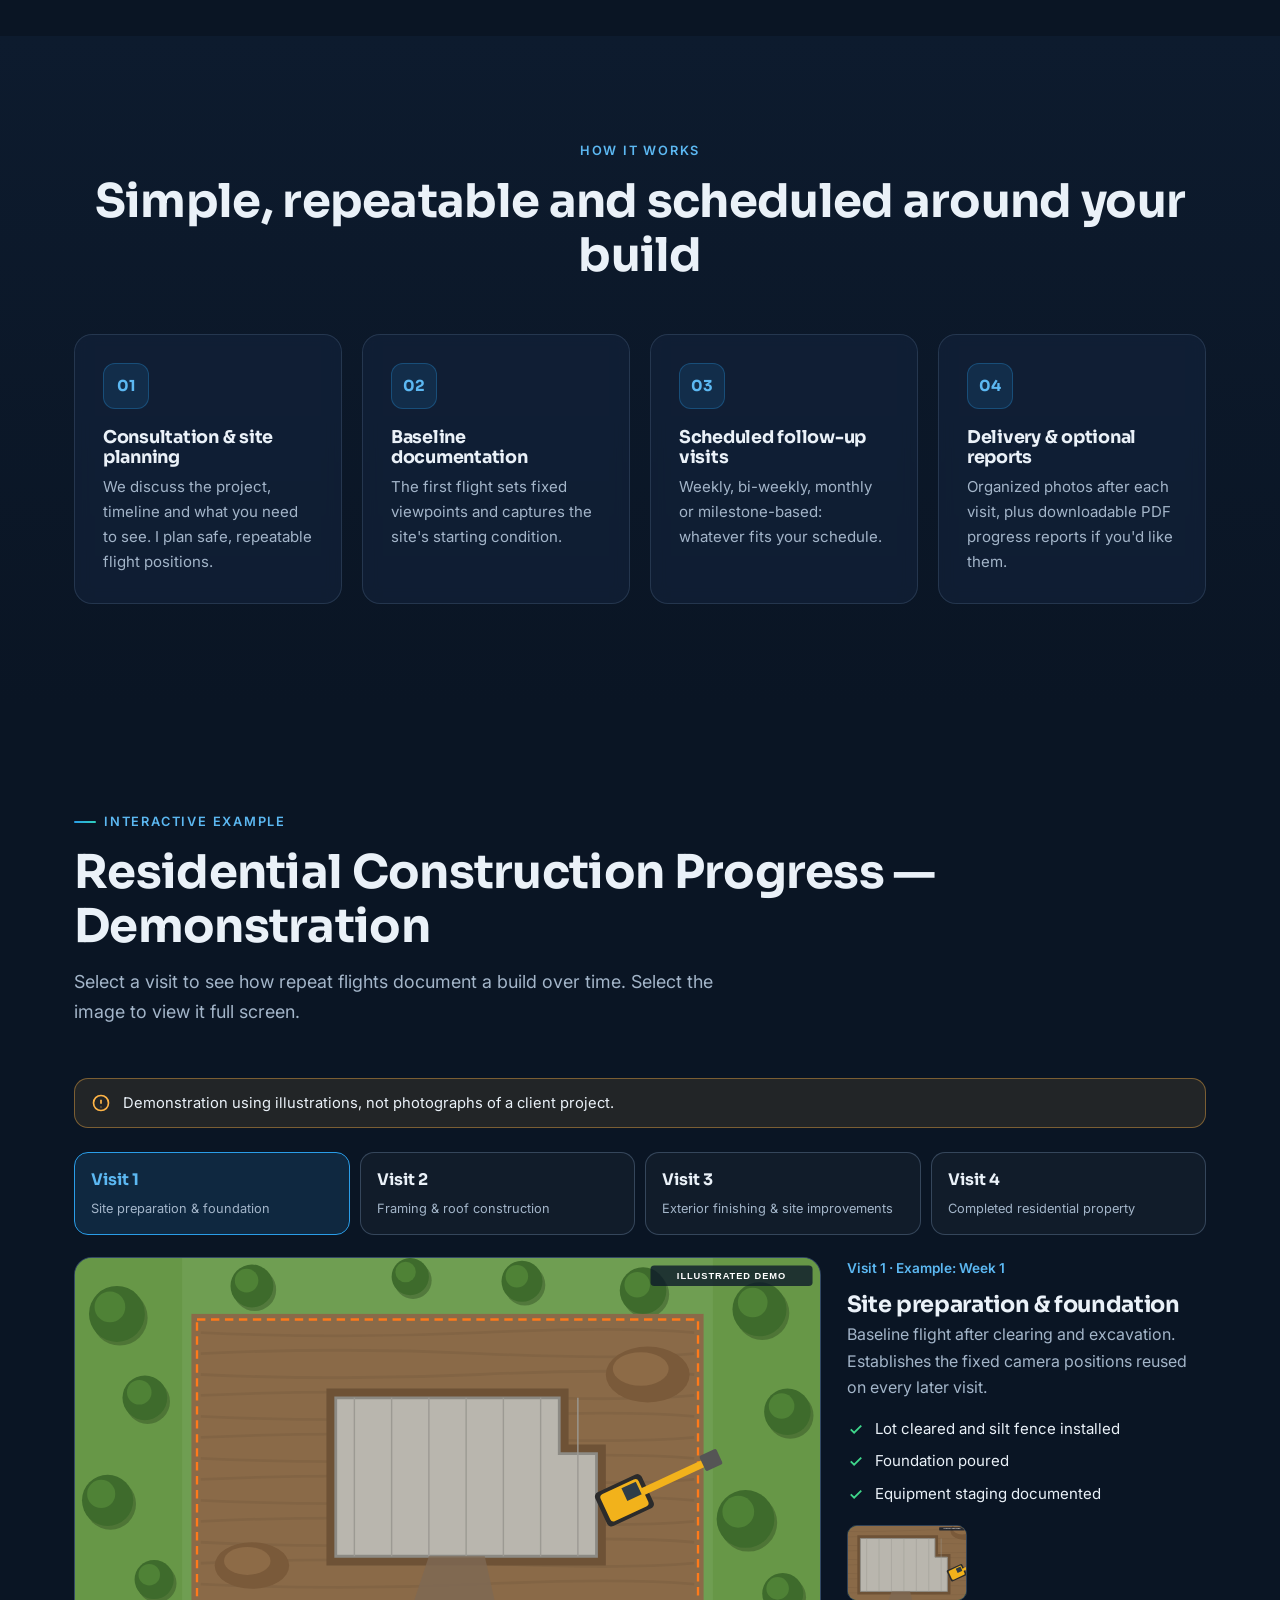
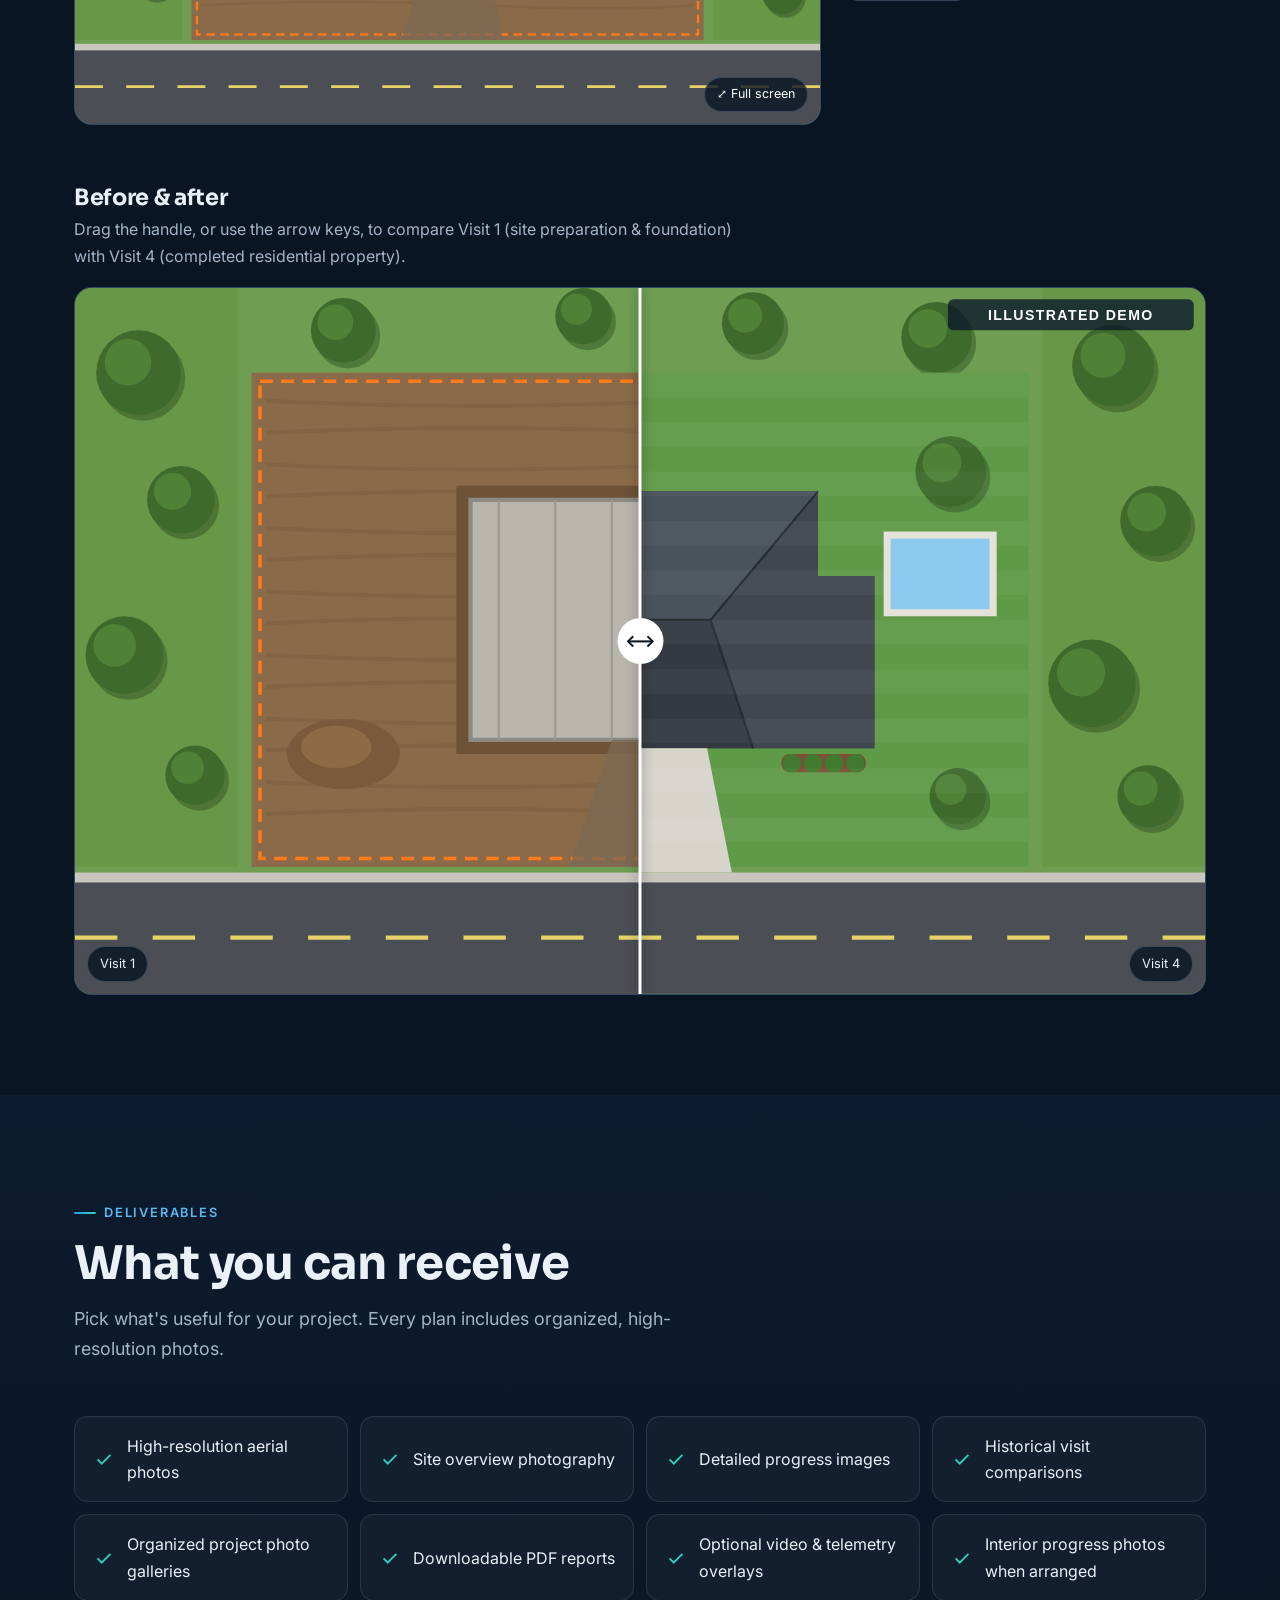
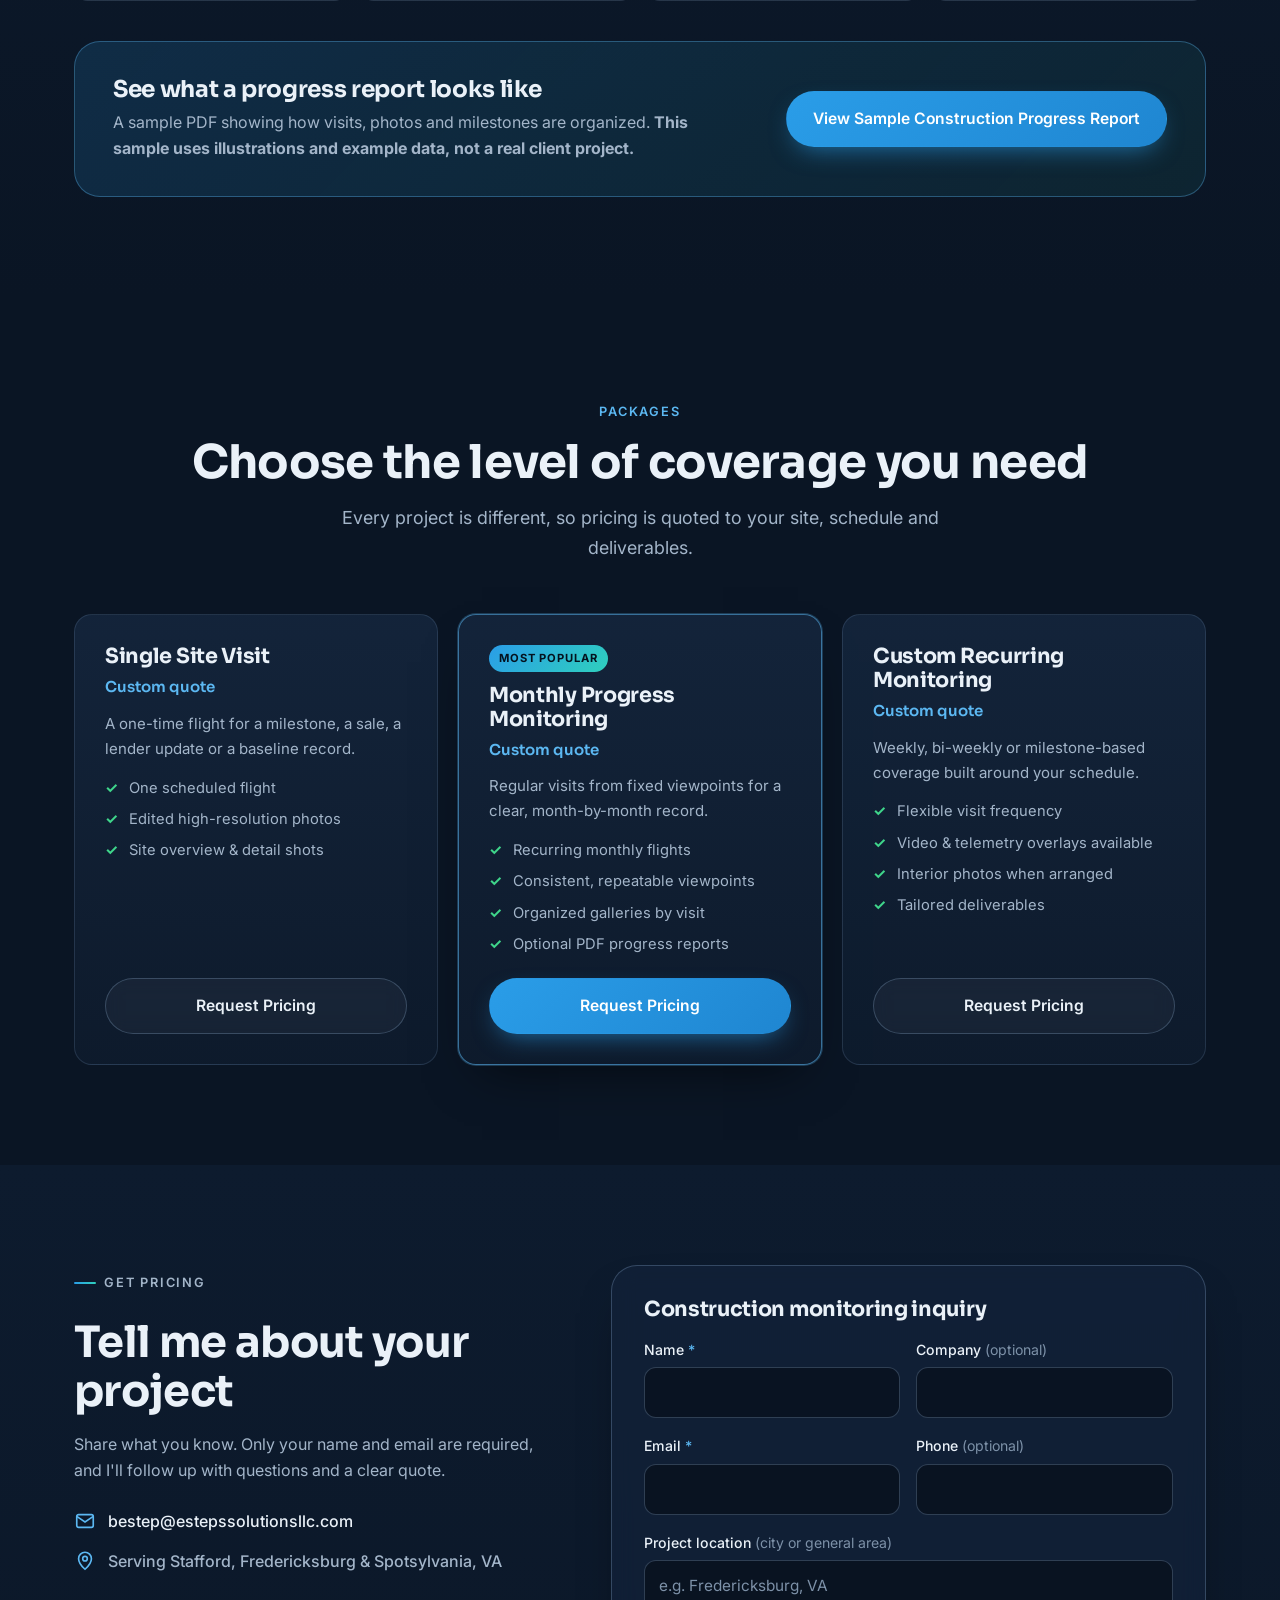
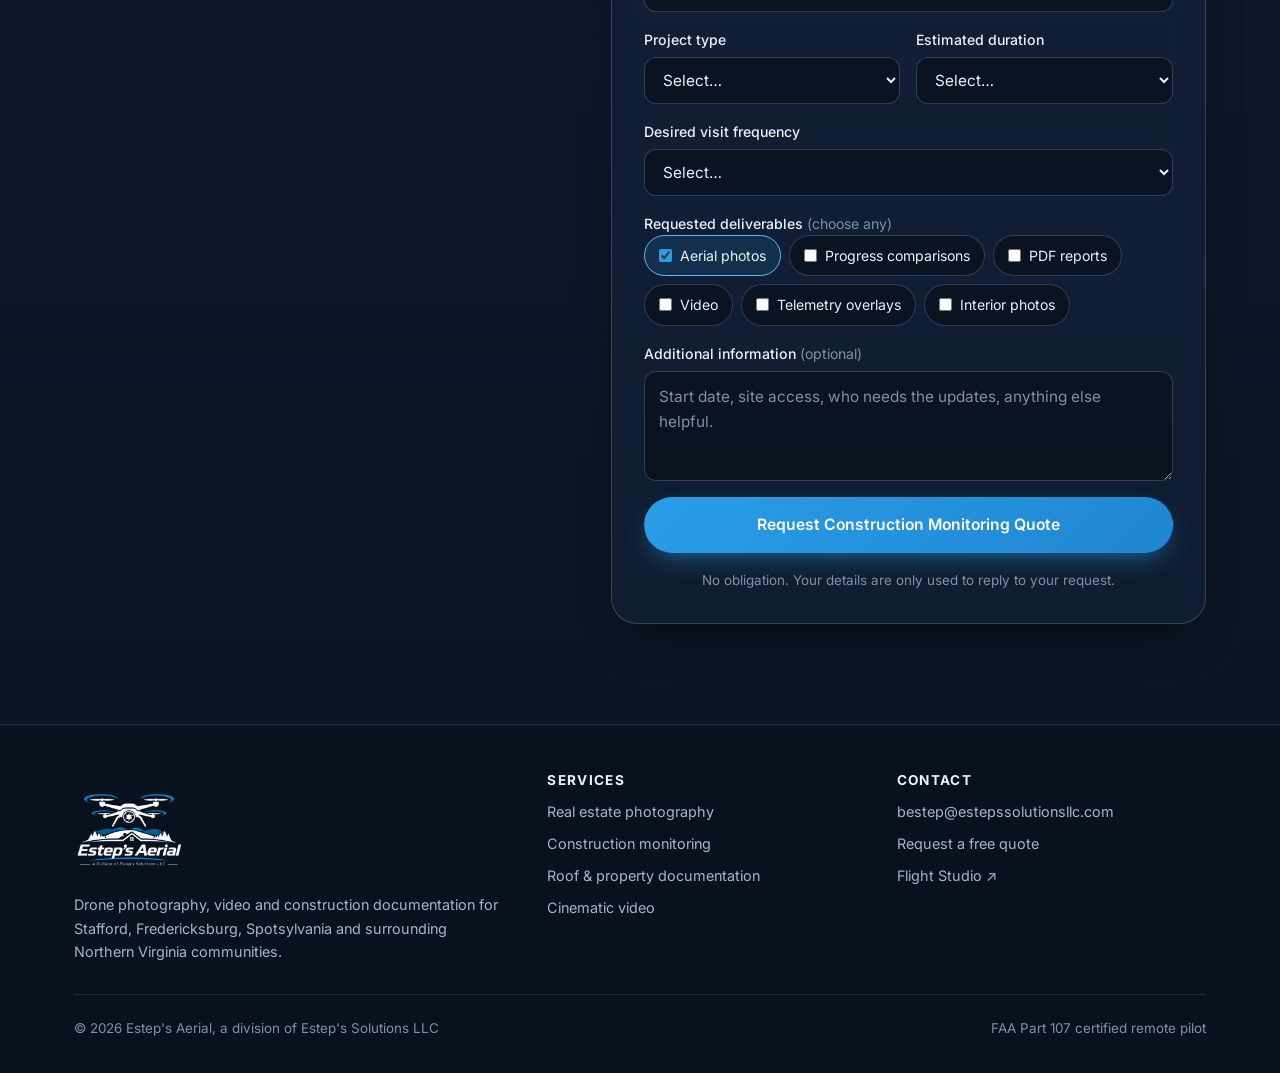
<file: construction-monitoring/index.html>
<!DOCTYPE html>
<html lang="en" class="no-js">
<head>
<meta charset="utf-8">
<meta name="viewport" content="width=device-width, initial-scale=1">
<title>Construction Drone Progress Monitoring | Estep's Aerial Virginia</title>
<meta name="description" content="Scheduled drone construction progress monitoring in Stafford, Fredericksburg and Spotsylvania, VA. Consistent aerial viewpoints, organized site photos and downloadable progress reports.">
<link rel="canonical" href="https://aerial.estepssolutionsllc.com/construction-monitoring/">
<meta name="theme-color" content="#0a1524">
<meta property="og:type" content="website">
<meta property="og:site_name" content="Estep's Aerial">
<meta property="og:title" content="Construction Drone Progress Monitoring | Estep's Aerial">
<meta property="og:description" content="Document every stage of your construction project with consistent aerial photography and professional progress reports.">
<meta property="og:url" content="https://aerial.estepssolutionsllc.com/construction-monitoring/">
<meta property="og:image" content="https://aerial.estepssolutionsllc.com/assets/img/og-image.jpg">
<meta property="og:image:width" content="1200">
<meta property="og:image:height" content="630">
<meta name="twitter:card" content="summary_large_image">
<link rel="icon" href="../assets/img/favicon.png" type="image/png">
<link rel="apple-touch-icon" href="../assets/img/apple-touch-icon.png">
<link rel="preconnect" href="https://fonts.googleapis.com">
<link rel="preconnect" href="https://fonts.gstatic.com" crossorigin>
<link href="https://fonts.googleapis.com/css2?family=Inter:wght@400;500;600;700&family=Sora:wght@600;700&display=swap" rel="stylesheet">
<link rel="stylesheet" href="../assets/css/site.css">
<script type="application/ld+json">
{
  "@context": "https://schema.org",
  "@type": "Service",
  "name": "Construction drone progress monitoring",
  "serviceType": "Construction progress monitoring",
  "url": "https://aerial.estepssolutionsllc.com/construction-monitoring/",
  "description": "Scheduled aerial documentation of construction sites with consistent viewpoints, organized photo galleries and downloadable progress reports.",
  "provider": { "@id": "https://aerial.estepssolutionsllc.com/#business", "@type": "ProfessionalService", "name": "Estep's Aerial", "url": "https://aerial.estepssolutionsllc.com/" },
  "areaServed": [
    { "@type": "City", "name": "Stafford", "containedInPlace": { "@type": "State", "name": "Virginia" } },
    { "@type": "City", "name": "Fredericksburg", "containedInPlace": { "@type": "State", "name": "Virginia" } },
    { "@type": "AdministrativeArea", "name": "Spotsylvania County, Virginia" }
  ]
}
</script>
</head>
<body data-base="../">
<a class="skip" href="#main">Skip to content</a>

<header class="site-header">
  <nav class="wrap nav" aria-label="Main">
    <a href="../" class="brand" aria-label="Estep's Aerial home">
      <img src="../assets/img/logo-mark-light.png" alt="" width="220" height="84">
      <span>Estep's Aerial<small>A division of Estep's Solutions LLC</small></span>
    </a>
    <button class="menu-btn" type="button" aria-label="Menu" aria-expanded="false" aria-controls="nav-links">&#9776;</button>
    <ul class="nav-links" id="nav-links">
      <li><a href="../#services">Services</a></li>
      <li><a href="./" aria-current="page">Construction</a></li>
      <li><a href="../#work">Portfolio</a></li>
      <li><a href="../#flight-studio">Flight Studio</a></li>
      <li><a href="../#about">About</a></li>
      <li><a href="#construction-quote" class="btn btn-primary btn-sm">Request Pricing</a></li>
    </ul>
  </nav>
</header>

<main id="main">

<!-- 1. Introduction -->
<section class="page-hero" aria-labelledby="cm-title">
  <div class="wrap page-hero-grid">
    <div>
      <p class="eyebrow">Construction progress monitoring</p>
      <h1 id="cm-title">Document Every Stage of Your Construction Project.</h1>
      <p class="lead">From site preparation to final completion, Estep's Aerial helps builders and property owners document construction progress through consistent aerial photography, organized site imagery, and professional reporting.</p>
      <div class="hero-ctas">
        <a href="#construction-quote" class="btn btn-primary">Request Construction Monitoring Quote</a>
        <a href="#showcase" class="btn btn-ghost">See How It Works</a>
      </div>
      <p class="hero-note">Serving <span data-config="serviceAreaShort">Stafford, Fredericksburg &amp; Spotsylvania, VA</span> · FAA Part 107 certified</p>
    </div>
    <div class="page-hero-visual">
      <img src="../assets/projects/construction-demo/visit-3.svg" alt="Illustration of a roofed house under construction seen from above" width="1600" height="1000" fetchpriority="high">
      <span class="caption-chip">Illustration · not a client project</span>
    </div>
  </div>
</section>

<!-- 2. Benefits -->
<section aria-labelledby="ben-title">
  <div class="wrap">
    <div class="section-head reveal">
      <p class="eyebrow">Why builders use it</p>
      <h2 id="ben-title">A clear visual record, visit after visit</h2>
    </div>
    <div class="benefits">
      <div class="benefit reveal"><div class="ic"><svg viewBox="0 0 24 24" fill="none" stroke="currentColor" stroke-width="1.8" aria-hidden="true"><rect x="3" y="4" width="18" height="17" rx="2"/><path d="M3 9h18M8 2v4M16 2v4"/></svg></div><h3>Consistent progress documentation</h3><p>Scheduled flights build a dependable, dated history of the entire project.</p></div>
      <div class="benefit reveal"><div class="ic"><svg viewBox="0 0 24 24" fill="none" stroke="currentColor" stroke-width="1.8" aria-hidden="true"><rect x="2" y="4" width="20" height="13" rx="2"/><path d="M8 21h8M12 17v4"/></svg></div><h3>Remote project visibility</h3><p>See the site from your office or another state without making the drive.</p></div>
      <div class="benefit reveal"><div class="ic"><svg viewBox="0 0 24 24" fill="none" stroke="currentColor" stroke-width="1.8" aria-hidden="true"><path d="M3 7a2 2 0 012-2h4l2 2h8a2 2 0 012 2v9a2 2 0 01-2 2H5a2 2 0 01-2-2z"/></svg></div><h3>Organized photographic records</h3><p>Images sorted by visit date and location, so anything can be found quickly later.</p></div>
      <div class="benefit reveal"><div class="ic"><svg viewBox="0 0 24 24" fill="none" stroke="currentColor" stroke-width="1.8" aria-hidden="true"><path d="M4 21V4M4 4h12l-2 4 2 4H4"/></svg></div><h3>Milestone tracking</h3><p>Capture foundation, framing, dry-in and completion as they happen.</p></div>
      <div class="benefit reveal"><div class="ic"><svg viewBox="0 0 24 24" fill="none" stroke="currentColor" stroke-width="1.8" aria-hidden="true"><path d="M21 12a8 8 0 01-11.6 7.1L3 21l1.9-6.4A8 8 0 1121 12z"/></svg></div><h3>Clear stakeholder communication</h3><p>Share easy-to-understand visuals with owners, lenders and project partners.</p></div>
      <div class="benefit reveal"><div class="ic"><svg viewBox="0 0 24 24" fill="none" stroke="currentColor" stroke-width="1.8" aria-hidden="true"><circle cx="12" cy="12" r="3"/><path d="M12 2v4M12 18v4M2 12h4M18 12h4"/></svg></div><h3>Repeatable site viewpoints</h3><p>The same camera positions each visit make changes obvious at a glance.</p></div>
    </div>
  </div>
</section>

<!-- 3. How it works -->
<section class="alt" aria-labelledby="hiw-title">
  <div class="wrap">
    <div class="section-head center reveal">
      <p class="eyebrow">How it works</p>
      <h2 id="hiw-title">Simple, repeatable and scheduled around your build</h2>
    </div>
    <div class="steps">
      <div class="step reveal"><h3>Consultation &amp; site planning</h3><p>We discuss the project, timeline and what you need to see. I plan safe, repeatable flight positions.</p></div>
      <div class="step reveal"><h3>Baseline documentation</h3><p>The first flight sets fixed viewpoints and captures the site's starting condition.</p></div>
      <div class="step reveal"><h3>Scheduled follow-up visits</h3><p>Weekly, bi-weekly, monthly or milestone-based: whatever fits your schedule.</p></div>
      <div class="step reveal"><h3>Delivery &amp; optional reports</h3><p>Organized photos after each visit, plus downloadable PDF progress reports if you'd like them.</p></div>
    </div>
  </div>
</section>

<!-- Interactive showcase -->
<section id="showcase" aria-labelledby="sc-title">
  <div class="wrap">
    <div class="section-head reveal">
      <p class="eyebrow">Interactive example</p>
      <h2 id="sc-title">Residential Construction Progress <span data-demo-only>— Demonstration</span></h2>
      <p class="lead">Select a visit to see how repeat flights document a build over time. Select the image to view it full screen.</p>
    </div>
    <div class="demo-banner" data-demo-only role="note"><svg viewBox="0 0 24 24" fill="none" stroke="currentColor" stroke-width="2" aria-hidden="true"><circle cx="12" cy="12" r="9"/><path d="M12 8v5M12 16.5v.5"/></svg><span id="sc-note">Demonstration using illustrations, not photographs of a client project.</span></div>
    <div class="timeline" id="timeline" role="tablist" aria-label="Construction visits"></div>
    <div class="tl-panel" id="tl-panel" role="tabpanel" aria-live="polite"></div>

    <div class="compare-wrap reveal" id="compare-wrap">
      <h3 style="font-size:1.4rem;margin-bottom:6px">Before &amp; after</h3>
      <p class="lead" id="compare-cap" style="margin-bottom:18px;font-size:1rem">Drag the handle to compare two visits.</p>
      <div class="compare" id="compare"></div>
    </div>
  </div>
</section>

<!-- 4. Deliverables -->
<section class="alt" aria-labelledby="del-title">
  <div class="wrap">
    <div class="section-head reveal">
      <p class="eyebrow">Deliverables</p>
      <h2 id="del-title">What you can receive</h2>
      <p class="lead">Pick what's useful for your project. Every plan includes organized, high-resolution photos.</p>
    </div>
    <div class="deliver reveal">
      <div><svg viewBox="0 0 24 24" fill="none" stroke="currentColor" stroke-width="2" aria-hidden="true"><path d="M5 12.5l4.5 4.5L19 7.5"/></svg>High-resolution aerial photos</div>
      <div><svg viewBox="0 0 24 24" fill="none" stroke="currentColor" stroke-width="2" aria-hidden="true"><path d="M5 12.5l4.5 4.5L19 7.5"/></svg>Site overview photography</div>
      <div><svg viewBox="0 0 24 24" fill="none" stroke="currentColor" stroke-width="2" aria-hidden="true"><path d="M5 12.5l4.5 4.5L19 7.5"/></svg>Detailed progress images</div>
      <div><svg viewBox="0 0 24 24" fill="none" stroke="currentColor" stroke-width="2" aria-hidden="true"><path d="M5 12.5l4.5 4.5L19 7.5"/></svg>Historical visit comparisons</div>
      <div><svg viewBox="0 0 24 24" fill="none" stroke="currentColor" stroke-width="2" aria-hidden="true"><path d="M5 12.5l4.5 4.5L19 7.5"/></svg>Organized project photo galleries</div>
      <div><svg viewBox="0 0 24 24" fill="none" stroke="currentColor" stroke-width="2" aria-hidden="true"><path d="M5 12.5l4.5 4.5L19 7.5"/></svg>Downloadable PDF reports</div>
      <div><svg viewBox="0 0 24 24" fill="none" stroke="currentColor" stroke-width="2" aria-hidden="true"><path d="M5 12.5l4.5 4.5L19 7.5"/></svg>Optional video &amp; telemetry overlays</div>
      <div><svg viewBox="0 0 24 24" fill="none" stroke="currentColor" stroke-width="2" aria-hidden="true"><path d="M5 12.5l4.5 4.5L19 7.5"/></svg>Interior progress photos when arranged</div>
    </div>

    <!-- 5. Sample report -->
    <div class="report-cta reveal" data-sample-report style="margin-top:40px">
      <div>
        <h3>See what a progress report looks like</h3>
        <p>A sample PDF showing how visits, photos and milestones are organized. <strong data-demo-tag>This sample uses illustrations and example data, not a real client project.</strong></p>
      </div>
      <a class="btn btn-primary" href="../assets/reports/sample-construction-progress-report.pdf" target="_blank" rel="noopener">View Sample Construction Progress Report</a>
    </div>
  </div>
</section>

<!-- 6. Packages -->
<section aria-labelledby="pkg-title">
  <div class="wrap">
    <div class="section-head center reveal">
      <p class="eyebrow">Packages</p>
      <h2 id="pkg-title">Choose the level of coverage you need</h2>
      <p class="lead">Every project is different, so pricing is quoted to your site, schedule and deliverables.</p>
    </div>
    <div class="packages">
      <div class="pkg reveal">
        <h3>Single Site Visit</h3>
        <p class="price" data-price="single">Custom quote</p>
        <p>A one-time flight for a milestone, a sale, a lender update or a baseline record.</p>
        <ul><li>One scheduled flight</li><li>Edited high-resolution photos</li><li>Site overview &amp; detail shots</li></ul>
        <a href="#construction-quote" class="btn btn-ghost" data-freq="single">Request Pricing</a>
      </div>
      <div class="pkg pop reveal">
        <span class="pop-tag">Most popular</span>
        <h3>Monthly Progress Monitoring</h3>
        <p class="price" data-price="monthly">Custom quote</p>
        <p>Regular visits from fixed viewpoints for a clear, month-by-month record.</p>
        <ul><li>Recurring monthly flights</li><li>Consistent, repeatable viewpoints</li><li>Organized galleries by visit</li><li>Optional PDF progress reports</li></ul>
        <a href="#construction-quote" class="btn btn-primary" data-freq="monthly">Request Pricing</a>
      </div>
      <div class="pkg reveal">
        <h3>Custom Recurring Monitoring</h3>
        <p class="price" data-price="custom">Custom quote</p>
        <p>Weekly, bi-weekly or milestone-based coverage built around your schedule.</p>
        <ul><li>Flexible visit frequency</li><li>Video &amp; telemetry overlays available</li><li>Interior photos when arranged</li><li>Tailored deliverables</li></ul>
        <a href="#construction-quote" class="btn btn-ghost" data-freq="custom">Request Pricing</a>
      </div>
    </div>
  </div>
</section>

<!-- 7. Construction inquiry form -->
<section id="construction-quote" class="alt" aria-labelledby="cq-title">
  <div class="wrap contact-grid">
    <div class="contact-info reveal">
      <p class="eyebrow">Get pricing</p>
      <h2 id="cq-title">Tell me about your project</h2>
      <p>Share what you know. Only your name and email are required, and I'll follow up with questions and a clear quote.</p>
      <a class="contact-line" data-email href="mailto:bestep@estepssolutionsllc.com"><svg viewBox="0 0 24 24" fill="none" stroke="currentColor" stroke-width="1.8" aria-hidden="true"><rect x="3" y="5" width="18" height="14" rx="2"/><path d="M3 7l9 6 9-6"/></svg><span class="email-text">bestep@estepssolutionsllc.com</span></a>
      <p class="contact-line"><svg viewBox="0 0 24 24" fill="none" stroke="currentColor" stroke-width="1.8" aria-hidden="true"><path d="M12 21s-7-6.2-7-11.5A7 7 0 0119 9.5C19 14.8 12 21 12 21z"/><circle cx="12" cy="9.5" r="2.5"/></svg><span>Serving <span data-config="serviceAreaShort">Stafford, Fredericksburg &amp; Spotsylvania, VA</span></span></p>
    </div>

    <form class="form reveal" data-quote-form data-subject="Construction Monitoring" novalidate aria-labelledby="cf-title">
      <h3 id="cf-title">Construction monitoring inquiry</h3>
      <input type="hidden" name="service" value="construction">
      <div class="row">
        <div class="field"><label for="c-name">Name <span class="req" aria-hidden="true">*</span></label><input id="c-name" name="name" autocomplete="name" required data-label="name" aria-describedby="c-name-err"><p class="err" id="c-name-err"></p></div>
        <div class="field"><label for="c-company">Company <em>(optional)</em></label><input id="c-company" name="company" autocomplete="organization"></div>
      </div>
      <div class="row">
        <div class="field"><label for="c-email">Email <span class="req" aria-hidden="true">*</span></label><input id="c-email" name="email" type="email" autocomplete="email" required data-label="email address" aria-describedby="c-email-err"><p class="err" id="c-email-err"></p></div>
        <div class="field"><label for="c-phone">Phone <em>(optional)</em></label><input id="c-phone" name="phone" type="tel" autocomplete="tel" aria-describedby="c-phone-err"><p class="err" id="c-phone-err"></p></div>
      </div>
      <div class="field"><label for="c-loc">Project location <em>(city or general area)</em></label><input id="c-loc" name="location" placeholder="e.g. Fredericksburg, VA"></div>
      <div class="row">
        <div class="field"><label for="c-type">Project type</label>
          <select id="c-type" name="project_type"><option value="">Select…</option><option>Single-family home</option><option>Custom home</option><option>Multi-family / townhomes</option><option>Commercial building</option><option>Site work / land development</option><option>Renovation or addition</option><option>Other</option></select></div>
        <div class="field"><label for="c-dur">Estimated duration</label>
          <select id="c-dur" name="duration"><option value="">Select…</option><option>Under 3 months</option><option>3–6 months</option><option>6–12 months</option><option>Over 12 months</option><option>Not sure yet</option></select></div>
      </div>
      <div class="field"><label for="c-freq">Desired visit frequency</label>
        <select id="c-freq" name="frequency"><option value="">Select…</option><option value="Single visit">Single visit</option><option value="Weekly">Weekly</option><option value="Every two weeks">Every two weeks</option><option value="Monthly">Monthly</option><option value="At key milestones">At key milestones</option><option value="Custom / not sure">Custom / not sure</option></select></div>
      <fieldset class="field"><legend>Requested deliverables <em>(choose any)</em></legend>
        <div class="checks">
          <label><input type="checkbox" name="deliverables" value="Aerial photos" checked> Aerial photos</label>
          <label><input type="checkbox" name="deliverables" value="Progress comparisons"> Progress comparisons</label>
          <label><input type="checkbox" name="deliverables" value="PDF reports"> PDF reports</label>
          <label><input type="checkbox" name="deliverables" value="Video"> Video</label>
          <label><input type="checkbox" name="deliverables" value="Telemetry overlays"> Telemetry overlays</label>
          <label><input type="checkbox" name="deliverables" value="Interior photos"> Interior photos</label>
        </div>
      </fieldset>
      <div class="field"><label for="c-info">Additional information <em>(optional)</em></label><textarea id="c-info" name="details" placeholder="Start date, site access, who needs the updates, anything else helpful."></textarea></div>
      <div class="hp" aria-hidden="true"><label>Leave this empty<input class="hp-input" name="_gotcha" tabindex="-1" autocomplete="off"></label></div>
      <div class="form-status" role="status" tabindex="-1" hidden></div>
      <button class="btn btn-primary" type="submit">Request Construction Monitoring Quote</button>
      <p class="small">No obligation. Your details are only used to reply to your request.</p>
    </form>
  </div>
</section>

</main>

<footer class="site-footer">
  <div class="wrap">
    <div class="foot-grid">
      <div class="foot-brand">
        <img src="../assets/img/logo-light.webp" alt="Estep's Aerial, a division of Estep's Solutions LLC" width="720" height="720" loading="lazy">
        <p>Drone photography, video and construction documentation for <span data-config="serviceAreaLong">Stafford, Fredericksburg, Spotsylvania and surrounding Northern Virginia communities</span>.</p>
      </div>
      <div><h4>Services</h4><ul>
        <li><a href="../#services">Real estate photography</a></li>
        <li><a href="./">Construction monitoring</a></li>
        <li><a href="../#services">Roof &amp; property documentation</a></li>
        <li><a href="../#services">Cinematic video</a></li>
      </ul></div>
      <div><h4>Contact</h4><ul>
        <li><a data-email href="mailto:bestep@estepssolutionsllc.com"><span class="email-text">bestep@estepssolutionsllc.com</span></a></li>
        <li><a href="../#quote">Request a free quote</a></li>
        <li><a href="https://flightstudio-us.com/" data-fs-link target="_blank" rel="noopener">Flight Studio &#8599;</a></li>
      </ul></div>
    </div>
    <div class="foot-bottom">
      <span>&copy; <span data-year>2026</span> Estep's Aerial, a division of Estep's Solutions LLC</span>
      <span>FAA Part 107 certified remote pilot</span>
    </div>
  </div>
</footer>

<script src="../assets/js/config.js"></script>
<script src="../assets/js/projects.js"></script>
<script src="../assets/js/main.js"></script>
<script>
  // Package buttons preselect visit frequency in the construction form
  document.addEventListener("click", function (e) {
    var b = e.target.closest && e.target.closest("[data-freq]"); if (!b) return;
    var map = { single: "Single visit", monthly: "Monthly", custom: "Custom / not sure" };
    var sel = document.getElementById("c-freq"); if (sel) sel.value = map[b.getAttribute("data-freq")] || "";
  });
</script>
</body>
</html>
</file>
<file: assets/css/site.css>
/* Estep's Aerial — shared styles */
:root{
  --bg:#0a1524; --bg2:#0d1b2e; --char:#111923; --panel:#13233a; --glass:rgba(20,38,62,.55);
  --line:rgba(148,180,214,.16); --line2:rgba(148,180,214,.28);
  --text:#eaf1f8; --muted:#a3b5c9; --dim:#7d91a8;
  --brand:#2a9de8; --brand2:#5cb8f2; --teal:#2fd0bd; --warn:#ffb547; --err:#ff7a7a; --ok:#3fd68b;
  --r:18px; --r-lg:26px; --max:1180px;
  --shadow:0 24px 50px -24px rgba(0,0,0,.65);
  --font-h:"Sora",Inter,system-ui,sans-serif; --font:Inter,system-ui,-apple-system,"Segoe UI",sans-serif;
}
*{box-sizing:border-box;margin:0;padding:0}
html{scroll-behavior:smooth;-webkit-text-size-adjust:100%}
body{font-family:var(--font);background:var(--bg);color:var(--text);line-height:1.65;-webkit-font-smoothing:antialiased;overflow-x:hidden}
h1,h2,h3,h4{font-family:var(--font-h);line-height:1.15;font-weight:700;letter-spacing:-.015em}
a{color:inherit}
img,video,iframe{max-width:100%;display:block}
img{height:auto}
button{font:inherit}
:focus-visible{outline:3px solid var(--brand2);outline-offset:3px;border-radius:6px}
.wrap{max-width:var(--max);margin:0 auto;padding:0 24px}
section{padding:100px 0;position:relative}
.sr-only{position:absolute;width:1px;height:1px;padding:0;margin:-1px;overflow:hidden;clip:rect(0,0,0,0);border:0}
.skip{position:absolute;left:-999px;top:10px;background:var(--brand);color:#fff;padding:10px 16px;border-radius:10px;z-index:200}
.skip:focus{left:12px}

.eyebrow{display:inline-flex;align-items:center;gap:8px;font-size:.8rem;font-weight:600;letter-spacing:.14em;text-transform:uppercase;color:var(--brand2);margin-bottom:14px}
.eyebrow::before{content:"";width:22px;height:2px;background:linear-gradient(90deg,var(--brand),var(--teal));border-radius:2px}
.lead{color:var(--muted);font-size:1.12rem;max-width:660px}
.section-head{margin-bottom:52px}
.section-head h2{font-size:clamp(2rem,4.2vw,2.9rem);margin-bottom:14px}
.center{text-align:center}.center .lead{margin-left:auto;margin-right:auto}.center .eyebrow::before{display:none}
.alt{background:linear-gradient(180deg,var(--bg2),var(--bg))}
.char{background:var(--char)}

/* Buttons */
.btn{display:inline-flex;align-items:center;justify-content:center;gap:9px;padding:14px 26px;border-radius:999px;font-weight:600;text-decoration:none;border:1px solid transparent;cursor:pointer;font-size:.98rem;transition:transform .2s,background .2s,border-color .2s,box-shadow .2s;white-space:nowrap}
.btn-primary{background:linear-gradient(135deg,var(--brand),#1f86d1);color:#fff;box-shadow:0 10px 26px -10px rgba(42,157,232,.7)}
.btn-primary:hover{transform:translateY(-2px);box-shadow:0 14px 30px -10px rgba(42,157,232,.85)}
.btn-ghost{background:rgba(255,255,255,.04);border-color:var(--line2);color:var(--text);backdrop-filter:blur(8px)}
.btn-ghost:hover{border-color:var(--brand2);background:rgba(42,157,232,.1)}
.btn-sm{padding:10px 18px;font-size:.9rem}
.btn[disabled]{opacity:.6;cursor:progress;transform:none}
.link-arrow{color:var(--brand2);font-weight:600;text-decoration:none;display:inline-flex;gap:6px;align-items:center}
.link-arrow:hover{gap:10px}

/* Header */
.site-header{position:fixed;inset:0 0 auto;z-index:60;transition:background .25s,border-color .25s;border-bottom:1px solid transparent}
.site-header.scrolled,.site-header.solid{background:rgba(10,21,36,.86);backdrop-filter:blur(14px);border-color:var(--line)}
.nav{display:flex;align-items:center;justify-content:space-between;height:76px;gap:20px}
.brand{display:flex;align-items:center;gap:12px;text-decoration:none}
.brand img{height:34px;width:auto}
.brand span{display:flex;flex-direction:column;line-height:1.1;font-family:var(--font-h);font-weight:700;font-size:1.08rem}
.brand small{font-family:var(--font);font-weight:500;font-size:.66rem;color:var(--dim);letter-spacing:.03em;margin-top:3px}
.nav-links{display:flex;align-items:center;gap:26px;list-style:none}
.nav-links a{text-decoration:none;color:var(--muted);font-size:.93rem;font-weight:500;transition:color .2s}
.nav-links a:hover,.nav-links a[aria-current="page"]{color:var(--text)}
.nav-links .btn{color:#fff}
.menu-btn{display:none;background:none;border:1px solid var(--line2);color:var(--text);width:44px;height:44px;border-radius:12px;cursor:pointer;font-size:1.3rem}
@media(max-width:980px){
  .menu-btn{display:grid;place-items:center}
  .nav-links{position:fixed;top:76px;left:0;right:0;flex-direction:column;align-items:stretch;gap:4px;background:rgba(10,21,36,.97);backdrop-filter:blur(14px);padding:14px 20px 22px;border-bottom:1px solid var(--line);display:none}
  .nav-links.open{display:flex}
  .nav-links a{display:block;padding:12px 6px;font-size:1.02rem}
  .nav-links .btn{margin-top:8px}
}

/* Hero */
.hero{min-height:min(100vh,940px);display:flex;align-items:center;padding:140px 0 90px;overflow:hidden;isolation:isolate}
.hero-media{position:absolute;inset:0;z-index:-2;background:
  radial-gradient(900px 520px at 80% 25%,rgba(42,157,232,.22),transparent 60%),
  radial-gradient(700px 500px at 10% 90%,rgba(47,208,189,.10),transparent 60%),
  linear-gradient(165deg,#10243d 0%,#0a1524 60%)}
.hero-media video,.hero-media img{position:absolute;inset:0;width:100%;height:100%;object-fit:cover}
.hero-shade{position:absolute;inset:0;z-index:-1;background:linear-gradient(90deg,rgba(8,17,30,.92) 0%,rgba(8,17,30,.65) 48%,rgba(8,17,30,.25) 100%),linear-gradient(180deg,transparent 60%,var(--bg) 100%)}
.hero.has-media .hero-art{display:none}
.hero-topo{position:absolute;inset:0;z-index:-1;opacity:.35;pointer-events:none}
.hero-grid{display:grid;grid-template-columns:1.15fr .85fr;gap:40px;align-items:center}
.hero h1{font-size:clamp(2.5rem,5.6vw,4.4rem);margin-bottom:22px;max-width:760px}
.hero h1 em{font-style:normal;background:linear-gradient(90deg,var(--brand2),var(--teal));-webkit-background-clip:text;background-clip:text;color:transparent}
.hero .lead{font-size:1.18rem;margin-bottom:34px}
.hero-ctas{display:flex;gap:14px;flex-wrap:wrap}
.hero-note{margin-top:22px;color:var(--dim);font-size:.92rem}
.hero-art{position:relative;justify-self:center;width:100%;max-width:470px;aspect-ratio:1}
.hero-art .halo{position:absolute;inset:8%;border-radius:50%;background:radial-gradient(circle,rgba(42,157,232,.28),transparent 65%);filter:blur(10px)}
.hero-art img{position:relative;width:100%;height:auto;animation:float 6s ease-in-out infinite}
@keyframes float{50%{transform:translateY(-10px)}}
@media(max-width:900px){.hero-grid{grid-template-columns:1fr}.hero-art{max-width:300px;order:-1;margin-bottom:-10px}.hero{padding-top:110px;min-height:auto}}

/* Credibility strip */
.trust{padding:0;margin-top:-30px;position:relative;z-index:2}
.trust-inner{display:grid;grid-template-columns:repeat(5,1fr);gap:1px;background:var(--line);border:1px solid var(--line);border-radius:var(--r);overflow:hidden;backdrop-filter:blur(10px)}
.trust-item{background:rgba(13,27,46,.92);padding:20px 18px;display:flex;gap:12px;align-items:center;font-size:.9rem;color:var(--muted)}
.trust-item svg{flex:none;width:26px;height:26px;color:var(--brand2)}
.trust-item b{color:var(--text);font-weight:600;display:block;font-size:.93rem}
@media(max-width:1000px){.trust-inner{grid-template-columns:repeat(2,1fr)}.trust-item:last-child{grid-column:1/-1}}
@media(max-width:520px){.trust-inner{grid-template-columns:1fr}}

/* Helper */
.helper-box{background:var(--glass);border:1px solid var(--line);border-radius:var(--r-lg);padding:44px;backdrop-filter:blur(12px)}
.helper-box h2{font-size:clamp(1.6rem,3vw,2.1rem);margin-bottom:8px}
.choices{display:grid;grid-template-columns:repeat(auto-fit,minmax(190px,1fr));gap:12px;margin-top:26px}
.choice{background:rgba(255,255,255,.03);border:1px solid var(--line2);border-radius:14px;padding:16px 18px;cursor:pointer;text-align:left;color:var(--text);display:flex;gap:12px;align-items:center;transition:.2s}
.choice:hover,.choice[aria-pressed="true"]{border-color:var(--brand2);background:rgba(42,157,232,.1)}
.choice svg{width:22px;height:22px;color:var(--brand2);flex:none}
.answer{margin-top:20px;border-radius:14px;padding:22px 24px;border:1px solid rgba(42,157,232,.35);background:rgba(42,157,232,.08)}
.answer[hidden]{display:none}
.answer h3{font-size:1.15rem;margin-bottom:6px}
.answer p{color:var(--muted);margin-bottom:14px}
.answer .row-btns{display:flex;gap:10px;flex-wrap:wrap}
@media(max-width:600px){.helper-box{padding:26px}}

/* Services */
.svc-grid{display:grid;grid-template-columns:repeat(3,1fr);gap:22px}
.svc{background:linear-gradient(180deg,rgba(23,42,68,.7),rgba(15,29,48,.7));border:1px solid var(--line);border-radius:var(--r);overflow:hidden;display:flex;flex-direction:column;transition:transform .25s,border-color .25s,box-shadow .25s}
.svc:hover{transform:translateY(-4px);border-color:rgba(92,184,242,.45);box-shadow:var(--shadow)}
.svc-visual{aspect-ratio:16/8;position:relative;overflow:hidden;background:linear-gradient(135deg,#17345a,#0e2038)}
.svc-visual img{width:100%;height:100%;object-fit:cover;transition:transform .6s}
.svc:hover .svc-visual img{transform:scale(1.05)}
.svc-visual .glyph{position:absolute;inset:0;display:grid;place-items:center}
.svc-visual .glyph svg{width:64px;height:64px;color:rgba(160,210,245,.85)}
.svc-visual .tag{position:absolute;left:14px;top:14px;font-size:.72rem;font-weight:700;letter-spacing:.1em;text-transform:uppercase;background:rgba(10,21,36,.75);border:1px solid var(--line2);padding:5px 10px;border-radius:999px;backdrop-filter:blur(6px)}
.svc-visual .tag.feat{background:linear-gradient(135deg,var(--brand),var(--teal));border:0;color:#04121f}
.svc-body{padding:26px;display:flex;flex-direction:column;flex:1}
.svc h3{font-size:1.25rem;margin-bottom:8px}
.svc p{color:var(--muted);font-size:.96rem;margin-bottom:14px}
.svc ul{list-style:none;color:var(--muted);font-size:.9rem;margin-bottom:18px;display:grid;gap:5px}
.svc li{padding-left:22px;position:relative}
.svc li::before{content:"";position:absolute;left:0;top:.62em;width:12px;height:2px;background:var(--brand2);border-radius:2px}
.svc .note{font-size:.82rem;color:var(--dim);border-left:2px solid var(--warn);padding-left:10px;margin-bottom:16px}
.svc-actions{margin-top:auto;display:flex;gap:14px;align-items:center;flex-wrap:wrap}
.svc.featured{grid-column:span 2;grid-row:span 2}
.svc.featured .svc-visual{aspect-ratio:auto;flex:1 1 auto;min-height:300px}
.svc.featured .svc-body{flex:0 0 auto}
.svc.featured h3{font-size:1.6rem}
.svc.featured .svc-body{padding:32px}
@media(max-width:980px){.svc-grid{grid-template-columns:1fr 1fr}.svc.featured{grid-column:1/-1;grid-row:auto;flex-direction:row}.svc.featured .svc-visual{aspect-ratio:auto;flex:1 1 46%;min-height:300px}.svc.featured .svc-body{flex:1 1 54%}}
@media(max-width:700px){.svc-grid{grid-template-columns:1fr}.svc.featured{flex-direction:column}.svc.featured .svc-visual{min-height:220px}}

/* Portfolio */
.filters{display:flex;gap:10px;flex-wrap:wrap;margin-bottom:30px}
.filters.center{justify-content:center}
.filter{background:rgba(255,255,255,.03);border:1px solid var(--line2);color:var(--muted);padding:9px 18px;border-radius:999px;cursor:pointer;font-size:.9rem;transition:.2s}
.filter:hover{color:var(--text);border-color:var(--brand2)}
.filter[aria-pressed="true"]{background:var(--brand);border-color:var(--brand);color:#fff}
.filter .count{opacity:.7;margin-left:4px;font-size:.8rem}
.gallery{display:grid;grid-template-columns:repeat(auto-fill,minmax(320px,1fr));gap:20px}
.proj{position:relative;border-radius:var(--r);overflow:hidden;background:var(--panel);border:1px solid var(--line);text-align:left;color:inherit;cursor:pointer;padding:0;display:flex;flex-direction:column;justify-content:flex-start;align-items:stretch;width:100%;transition:transform .25s,box-shadow .25s,border-color .25s}
.proj:hover{transform:translateY(-4px);box-shadow:var(--shadow);border-color:rgba(92,184,242,.45)}
.proj-thumb{aspect-ratio:16/10;overflow:hidden;background:#0e2038}
.proj-thumb img{width:100%;height:100%;object-fit:cover;transition:transform .6s}
.proj:hover .proj-thumb img{transform:scale(1.05)}
.proj-info{padding:18px 20px 20px}
.proj-meta{display:flex;gap:10px;align-items:center;font-size:.78rem;color:var(--dim);margin-bottom:6px;flex-wrap:wrap}
.proj-cat{color:var(--brand2);font-weight:600;text-transform:uppercase;letter-spacing:.08em}
.proj h3{font-size:1.12rem;margin-bottom:6px;font-family:var(--font-h)}
.proj p{color:var(--muted);font-size:.9rem}
.badge{position:absolute;top:12px;left:12px;font-size:.7rem;font-weight:700;letter-spacing:.08em;text-transform:uppercase;padding:5px 10px;border-radius:999px;background:rgba(255,181,71,.95);color:#2a1a00}
.badge.video{left:auto;right:12px;background:rgba(10,21,36,.8);color:#fff;border:1px solid var(--line2)}
.empty{grid-column:1/-1;border:1px dashed var(--line2);border-radius:var(--r);padding:44px 28px;text-align:center;background:rgba(255,255,255,.02)}
.empty svg{width:46px;height:46px;color:var(--brand2);margin:0 auto 14px}
.empty h3{font-size:1.2rem;margin-bottom:8px}
.empty p{color:var(--muted);max-width:480px;margin:0 auto 18px}

/* Lightbox */
.lb{position:fixed;inset:0;z-index:120;background:rgba(4,10,18,.94);display:none;align-items:center;justify-content:center;padding:64px 70px 90px}
.lb.open{display:flex}
.lb-stage{max-width:min(1400px,100%);max-height:100%;display:flex;flex-direction:column;align-items:center;gap:14px;width:100%}
.lb-media{max-width:100%;max-height:calc(100vh - 190px);border-radius:12px;object-fit:contain;box-shadow:0 30px 60px rgba(0,0,0,.5)}
.lb-frame{width:min(1100px,100%);aspect-ratio:16/9;border:0;border-radius:12px;background:#000}
.lb-cap{color:var(--muted);text-align:center;font-size:.95rem;max-width:760px}
.lb-cap b{color:var(--text)}
.lb-count{color:var(--dim);font-size:.82rem}
.lb-btn{position:absolute;background:rgba(255,255,255,.08);border:1px solid var(--line2);color:#fff;width:52px;height:52px;border-radius:50%;cursor:pointer;display:grid;place-items:center;font-size:1.5rem;transition:background .2s}
.lb-btn[hidden]{display:none}
.lb-btn:hover{background:rgba(42,157,232,.35)}
.lb-close{top:16px;right:18px}
.lb-prev{left:16px;top:50%;transform:translateY(-50%)}
.lb-next{right:16px;top:50%;transform:translateY(-50%)}
@media(max-width:700px){.lb{padding:64px 12px 90px}.lb-prev,.lb-next{top:auto;bottom:18px;transform:none}.lb-prev{left:calc(50% - 64px)}.lb-next{right:calc(50% - 64px)}}

/* Steps */
.steps{display:grid;grid-template-columns:repeat(4,1fr);gap:20px;counter-reset:s}
.step{background:var(--glass);border:1px solid var(--line);border-radius:var(--r);padding:28px;counter-increment:s;backdrop-filter:blur(8px)}
.step::before{content:"0" counter(s);font-family:var(--font-h);font-weight:700;font-size:.95rem;color:var(--brand2);display:inline-grid;place-items:center;width:44px;height:44px;border-radius:12px;background:rgba(42,157,232,.12);border:1px solid rgba(42,157,232,.3);margin-bottom:18px}
.step h3{font-size:1.1rem;margin-bottom:8px}
.step p{color:var(--muted);font-size:.94rem}
@media(max-width:980px){.steps{grid-template-columns:1fr 1fr}}
@media(max-width:560px){.steps{grid-template-columns:1fr}}

/* Flight Studio */
.fs{display:grid;grid-template-columns:1fr 1fr;gap:56px;align-items:center}
.fs-features{display:grid;grid-template-columns:1fr 1fr;gap:14px;margin:28px 0}
.fs-feature{display:flex;gap:12px;align-items:flex-start;background:rgba(255,255,255,.03);border:1px solid var(--line);border-radius:14px;padding:14px}
.fs-feature svg{width:22px;height:22px;color:var(--teal);flex:none;margin-top:2px}
.fs-feature b{display:block;font-size:.95rem}
.fs-feature span{color:var(--muted);font-size:.85rem}
.fs-feature .soon,.soon{font-size:.68rem;font-weight:700;letter-spacing:.06em;text-transform:uppercase;color:#2a1a00;background:var(--warn);border-radius:999px;padding:2px 7px;margin-left:6px;vertical-align:2px}
.fs-visual{border-radius:var(--r-lg);overflow:hidden;border:1px solid var(--line2);background:#06101c;box-shadow:var(--shadow);position:relative}
.fs-visual iframe{width:100%;aspect-ratio:16/9;border:0}
.hud{aspect-ratio:16/10;position:relative;background:linear-gradient(180deg,#1b3b5d 0%,#26557d 40%,#4d7a52 41%,#3f6a45 100%)}
.hud-grid{position:absolute;inset:0;background-image:linear-gradient(rgba(255,255,255,.06) 1px,transparent 1px),linear-gradient(90deg,rgba(255,255,255,.06) 1px,transparent 1px);background-size:40px 40px}
.hud-panel{position:absolute;background:rgba(6,16,28,.72);border:1px solid rgba(255,255,255,.15);border-radius:12px;padding:10px 14px;font-family:var(--font-h);color:#fff;backdrop-filter:blur(6px)}
.hud-panel small{display:block;font-family:var(--font);font-size:.62rem;letter-spacing:.12em;color:#9fd3f7;text-transform:uppercase}
.hud-panel b{font-size:1.25rem}
.hud-map{right:14px;bottom:14px;width:34%;aspect-ratio:1;padding:0;overflow:hidden;background:#0e2a22}
.hud-map svg{width:100%;height:100%}
.hud-label{position:absolute;left:14px;bottom:14px;font-size:.7rem;color:#fff;background:rgba(0,0,0,.45);padding:4px 9px;border-radius:999px}
@media(max-width:900px){.fs{grid-template-columns:1fr}.fs-features{grid-template-columns:1fr}}

/* About */
.about-grid{display:grid;grid-template-columns:.85fr 1.15fr;gap:60px;align-items:center}
.portrait{aspect-ratio:4/4.6;border-radius:var(--r-lg);overflow:hidden;border:1px solid var(--line2);background:radial-gradient(circle at 50% 35%,rgba(42,157,232,.25),transparent 60%),linear-gradient(165deg,#15304f,#0b1829);display:grid;place-items:center;box-shadow:var(--shadow)}
.portrait img{width:100%;height:100%;object-fit:cover}
.portrait img.logo-fill{width:78%;height:auto;object-fit:contain}
#about h2{font-size:clamp(2rem,4vw,2.7rem);margin-bottom:16px}
#about p{color:var(--muted);margin-bottom:16px}
.creds{display:grid;grid-template-columns:1fr 1fr;gap:12px;margin-top:24px}
.cred{background:rgba(255,255,255,.03);border:1px solid var(--line);border-radius:14px;padding:14px 16px}
.cred b{display:block;font-size:.95rem}
.cred span{color:var(--muted);font-size:.86rem}
@media(max-width:900px){.about-grid{grid-template-columns:1fr}.portrait{max-width:440px}}
@media(max-width:520px){.creds{grid-template-columns:1fr}}

/* FAQ */
.faq-list{max-width:820px;margin:0 auto;display:grid;gap:12px}
details{background:var(--glass);border:1px solid var(--line);border-radius:16px;padding:2px 22px;transition:border-color .2s}
details[open]{border-color:rgba(92,184,242,.4)}
summary{cursor:pointer;list-style:none;padding:18px 0;font-weight:600;display:flex;justify-content:space-between;gap:14px}
summary::-webkit-details-marker{display:none}
summary::after{content:"+";color:var(--brand2);font-size:1.4rem;line-height:1;transition:transform .2s}
details[open] summary::after{transform:rotate(45deg)}
details p{color:var(--muted);padding-bottom:18px}

/* Forms */
.contact-grid{display:grid;grid-template-columns:.9fr 1.1fr;gap:50px;align-items:start}
.contact-info h2{font-size:clamp(2rem,4vw,2.7rem);margin-bottom:14px}
.contact-info p{color:var(--muted);margin-bottom:24px}
.contact-line{display:flex;gap:12px;align-items:center;margin-bottom:14px;color:var(--text);text-decoration:none;font-weight:500}
.contact-line svg{width:22px;height:22px;color:var(--brand2);flex:none}
a.contact-line:hover{color:var(--brand2)}
.tip{background:rgba(42,157,232,.08);border:1px solid rgba(42,157,232,.25);border-radius:14px;padding:14px 18px;font-size:.92rem;color:var(--muted);margin-top:22px}
.tip b{color:var(--text)}
.form{background:var(--glass);border:1px solid var(--line2);border-radius:var(--r-lg);padding:32px;display:grid;gap:16px;backdrop-filter:blur(12px);box-shadow:var(--shadow)}
.form h3{font-size:1.3rem}
.form .row{display:grid;grid-template-columns:1fr 1fr;gap:16px}
.field{display:grid;gap:6px}
.field label,.field legend{font-size:.88rem;font-weight:500}
.field label em,.field legend em{color:var(--dim);font-style:normal;font-weight:400}
.field label .req{color:var(--brand2)}
input,select,textarea{background:rgba(5,12,22,.6);border:1px solid var(--line2);border-radius:12px;padding:12px 14px;color:var(--text);font:inherit;font-size:.96rem;width:100%;transition:border-color .2s}
input::placeholder,textarea::placeholder{color:var(--dim)}
select option{background:#0d1b2e}
input:focus,select:focus,textarea:focus{outline:none;border-color:var(--brand2);box-shadow:0 0 0 3px rgba(42,157,232,.2)}
textarea{min-height:110px;resize:vertical}
.field.invalid input,.field.invalid select,.field.invalid textarea{border-color:var(--err)}
.err{color:var(--err);font-size:.83rem;min-height:0}
.err:empty{display:none}
fieldset.field{border:0}
.checks{display:flex;flex-wrap:wrap;gap:8px}
.checks label{display:inline-flex;gap:8px;align-items:center;background:rgba(5,12,22,.6);border:1px solid var(--line2);border-radius:999px;padding:8px 14px;font-size:.88rem;cursor:pointer;font-weight:400}
.checks input{width:auto;accent-color:var(--brand)}
.checks label:has(input:checked){border-color:var(--brand2);background:rgba(42,157,232,.14)}
.hp{position:absolute!important;left:-9999px!important;width:1px;height:1px;overflow:hidden}
.form-status{border-radius:12px;padding:14px 16px;font-size:.93rem}
.form-status[hidden]{display:none}
.form-status.ok{background:rgba(63,214,139,.12);border:1px solid rgba(63,214,139,.4)}
.form-status.bad{background:rgba(255,122,122,.1);border:1px solid rgba(255,122,122,.4)}
.form-status.info{background:rgba(255,181,71,.1);border:1px solid rgba(255,181,71,.4)}
.form-status a{color:var(--brand2)}
.small{font-size:.84rem;color:var(--dim);text-align:center}
@media(max-width:900px){.contact-grid{grid-template-columns:1fr}}
@media(max-width:560px){.form .row{grid-template-columns:1fr}.form{padding:22px}}

/* Construction page */
.page-hero{padding:150px 0 80px;background:radial-gradient(900px 500px at 85% 10%,rgba(42,157,232,.2),transparent 60%),linear-gradient(180deg,#0f2239,var(--bg));overflow:hidden}
.page-hero-grid{display:grid;grid-template-columns:1.1fr .9fr;gap:50px;align-items:center}
.page-hero h1{font-size:clamp(2.3rem,5vw,3.8rem);margin-bottom:20px}
.page-hero .lead{margin-bottom:30px}
.page-hero-visual{border-radius:var(--r-lg);overflow:hidden;border:1px solid var(--line2);box-shadow:var(--shadow);position:relative}
.page-hero-visual img{width:100%;height:auto;aspect-ratio:16/10;object-fit:cover}
.caption-chip{position:absolute;left:12px;bottom:12px;background:rgba(10,21,36,.82);border:1px solid var(--line2);font-size:.78rem;padding:6px 12px;border-radius:999px;backdrop-filter:blur(6px)}
@media(max-width:900px){.page-hero-grid{grid-template-columns:1fr}.page-hero{padding-top:120px}}
.benefits{display:grid;grid-template-columns:repeat(3,1fr);gap:20px}
.benefit{background:linear-gradient(180deg,rgba(23,42,68,.6),rgba(15,29,48,.6));border:1px solid var(--line);border-radius:var(--r);padding:28px;transition:transform .25s,border-color .25s}
.benefit:hover{transform:translateY(-3px);border-color:rgba(92,184,242,.4)}
.benefit .ic{width:50px;height:50px;border-radius:14px;display:grid;place-items:center;background:rgba(42,157,232,.12);border:1px solid rgba(42,157,232,.3);margin-bottom:16px}
.benefit .ic svg{width:24px;height:24px;color:var(--brand2)}
.benefit h3{font-size:1.12rem;margin-bottom:8px}
.benefit p{color:var(--muted);font-size:.94rem}
@media(max-width:900px){.benefits{grid-template-columns:1fr 1fr}}
@media(max-width:560px){.benefits{grid-template-columns:1fr}}
.deliver{display:grid;grid-template-columns:repeat(auto-fit,minmax(240px,1fr));gap:12px}
.deliver div{display:flex;gap:12px;align-items:center;background:rgba(255,255,255,.03);border:1px solid var(--line);border-radius:14px;padding:16px 18px}
.deliver svg{width:22px;height:22px;color:var(--teal);flex:none}

/* Showcase */
.demo-banner{display:flex;gap:12px;align-items:center;background:rgba(255,181,71,.1);border:1px solid rgba(255,181,71,.4);border-radius:14px;padding:12px 16px;font-size:.92rem;margin-bottom:24px}
.demo-banner svg{width:20px;height:20px;color:var(--warn);flex:none}
.timeline{display:grid;grid-template-columns:repeat(4,1fr);gap:10px;margin-bottom:22px;position:relative}
.tl-btn{background:rgba(255,255,255,.03);border:1px solid var(--line2);border-radius:14px;padding:14px 16px;text-align:left;color:var(--muted);cursor:pointer;transition:.2s;position:relative}
.tl-btn b{display:block;color:var(--text);font-family:var(--font-h);font-size:1rem}
.tl-btn span{font-size:.8rem}
.tl-btn[aria-selected="true"]{border-color:var(--brand);background:rgba(42,157,232,.14)}
.tl-btn[aria-selected="true"] b{color:var(--brand2)}
.tl-btn:hover{border-color:var(--brand2)}
@media(max-width:700px){.timeline{grid-template-columns:1fr 1fr}}
.tl-panel{display:grid;grid-template-columns:1.35fr .65fr;gap:26px;align-items:start}
.tl-main{border-radius:var(--r);overflow:hidden;border:1px solid var(--line2);cursor:zoom-in;padding:0;background:#0e2038;display:block;width:100%;position:relative}
.tl-main img{width:100%;aspect-ratio:16/10;object-fit:cover;transition:opacity .25s}
.tl-main .zoom{position:absolute;right:12px;bottom:12px;background:rgba(10,21,36,.8);border:1px solid var(--line2);border-radius:999px;padding:6px 12px;font-size:.78rem;color:#fff}
.tl-info h3{font-size:1.4rem;margin-bottom:4px}
.tl-info .when{color:var(--brand2);font-size:.85rem;font-weight:600;margin-bottom:12px;display:block}
.tl-info p{color:var(--muted);margin-bottom:16px}
.tl-info ul{list-style:none;display:grid;gap:8px;margin-bottom:18px}
.tl-info li{display:flex;gap:10px;font-size:.94rem}
.tl-info li svg{width:18px;height:18px;color:var(--ok);flex:none;margin-top:3px}
.tl-thumbs{display:flex;gap:10px;flex-wrap:wrap}
.tl-thumb{width:120px;border-radius:10px;overflow:hidden;border:1px solid var(--line2);padding:0;cursor:zoom-in;background:none}
.tl-thumb img{aspect-ratio:16/10;object-fit:cover;width:100%}
@media(max-width:900px){.tl-panel{grid-template-columns:1fr}}
.compare-wrap{margin-top:60px}
.compare{position:relative;border-radius:var(--r);overflow:hidden;border:1px solid var(--line2);aspect-ratio:16/10;background:#0e2038;user-select:none;-webkit-user-select:none;touch-action:pan-y}
.compare img{position:absolute;inset:0;width:100%;height:100%;object-fit:cover;pointer-events:none}
.compare .after{clip-path:inset(0 0 0 var(--pos,50%))}
.compare .handle{position:absolute;top:0;bottom:0;left:var(--pos,50%);width:3px;background:#fff;transform:translateX(-50%);pointer-events:none;box-shadow:0 0 12px rgba(0,0,0,.5)}
.compare .handle::after{content:"⟷";position:absolute;top:50%;left:50%;transform:translate(-50%,-50%);width:46px;height:46px;border-radius:50%;background:#fff;color:#0a1524;display:grid;place-items:center;font-weight:700;font-size:1.1rem}
.compare input[type=range]{position:absolute;inset:0;width:100%;height:100%;opacity:0;cursor:ew-resize;margin:0;padding:0;border:0;touch-action:pan-y}
.compare:has(input:focus-visible){outline:3px solid var(--brand2);outline-offset:3px}
.cmp-label{position:absolute;bottom:12px;background:rgba(10,21,36,.82);border:1px solid var(--line2);padding:6px 12px;border-radius:999px;font-size:.8rem;pointer-events:none}
.cmp-label.l{left:12px}.cmp-label.r{right:12px}
.packages{display:grid;grid-template-columns:repeat(3,1fr);gap:20px}
.pkg{background:linear-gradient(180deg,rgba(23,42,68,.7),rgba(15,29,48,.7));border:1px solid var(--line);border-radius:var(--r);padding:30px;display:flex;flex-direction:column}
.pkg.pop{border-color:rgba(92,184,242,.55);box-shadow:0 0 0 1px rgba(92,184,242,.25),var(--shadow)}
.pkg .pop-tag{align-self:flex-start;font-size:.7rem;font-weight:700;letter-spacing:.08em;text-transform:uppercase;background:linear-gradient(135deg,var(--brand),var(--teal));color:#04121f;padding:4px 10px;border-radius:999px;margin-bottom:12px}
.pkg h3{font-size:1.3rem;margin-bottom:6px}
.pkg .price{font-family:var(--font-h);color:var(--brand2);font-weight:600;margin-bottom:12px;min-height:1.4em}
.pkg p{color:var(--muted);font-size:.94rem;margin-bottom:14px}
.pkg ul{list-style:none;display:grid;gap:7px;margin-bottom:22px;font-size:.92rem;color:var(--muted)}
.pkg li{padding-left:24px;position:relative}
.pkg li::before{content:"✓";position:absolute;left:0;color:var(--ok);font-weight:700}
.pkg .btn{margin-top:auto}
@media(max-width:900px){.packages{grid-template-columns:1fr}}
.report-cta{display:flex;gap:28px;align-items:center;justify-content:space-between;background:linear-gradient(135deg,rgba(42,157,232,.16),rgba(47,208,189,.08));border:1px solid rgba(92,184,242,.35);border-radius:var(--r-lg);padding:34px 38px;flex-wrap:wrap}
.report-cta h3{font-size:1.45rem;margin-bottom:6px}
.report-cta p{color:var(--muted);max-width:620px}

/* CTA band + footer */
.cta-band{padding:80px 0}
.cta-box{text-align:center;background:radial-gradient(600px 260px at 50% 0%,rgba(42,157,232,.25),transparent 70%),var(--panel);border:1px solid var(--line2);border-radius:var(--r-lg);padding:56px 28px}
.cta-box h2{font-size:clamp(1.8rem,3.6vw,2.5rem);margin-bottom:12px}
.cta-box p{color:var(--muted);margin:0 auto 26px;max-width:560px}
.cta-box .hero-ctas{justify-content:center}
.site-footer{border-top:1px solid var(--line);padding:48px 0 34px;background:#08121f;color:var(--muted);font-size:.9rem}
.foot-grid{display:grid;grid-template-columns:1.4fr 1fr 1fr;gap:40px;margin-bottom:30px}
.foot-grid h4{font-size:.85rem;letter-spacing:.1em;text-transform:uppercase;color:var(--text);margin-bottom:12px;font-family:var(--font)}
.foot-grid ul{list-style:none;display:grid;gap:8px}
.foot-grid a{text-decoration:none}.foot-grid a:hover{color:var(--brand2)}
.foot-brand img{height:110px;width:auto;margin-bottom:10px}
.foot-bottom{border-top:1px solid var(--line);padding-top:22px;display:flex;justify-content:space-between;gap:12px;flex-wrap:wrap;font-size:.84rem;color:var(--dim)}
@media(max-width:760px){.foot-grid{grid-template-columns:1fr}}

/* Reveal */
.reveal{opacity:0;transform:translateY(18px);transition:opacity .7s ease,transform .7s ease}
.reveal.in{opacity:1;transform:none}
.no-js .reveal{opacity:1;transform:none}
@media (prefers-reduced-motion: reduce){
  html{scroll-behavior:auto}
  *,*::before,*::after{animation:none!important;transition:none!important}
  .reveal{opacity:1;transform:none}
}

/* Small-screen safety: let long buttons wrap and grid children shrink */
.hero-grid>*,.page-hero-grid>*,.contact-grid>*,.fs>*,.about-grid>*,.tl-panel>*{min-width:0}
@media(max-width:560px){
  .btn{white-space:normal;text-align:center;line-height:1.3}
  .hero-ctas .btn{width:100%}
  .report-cta{padding:26px 22px}
  .report-cta .btn{width:100%}
}
</file>
